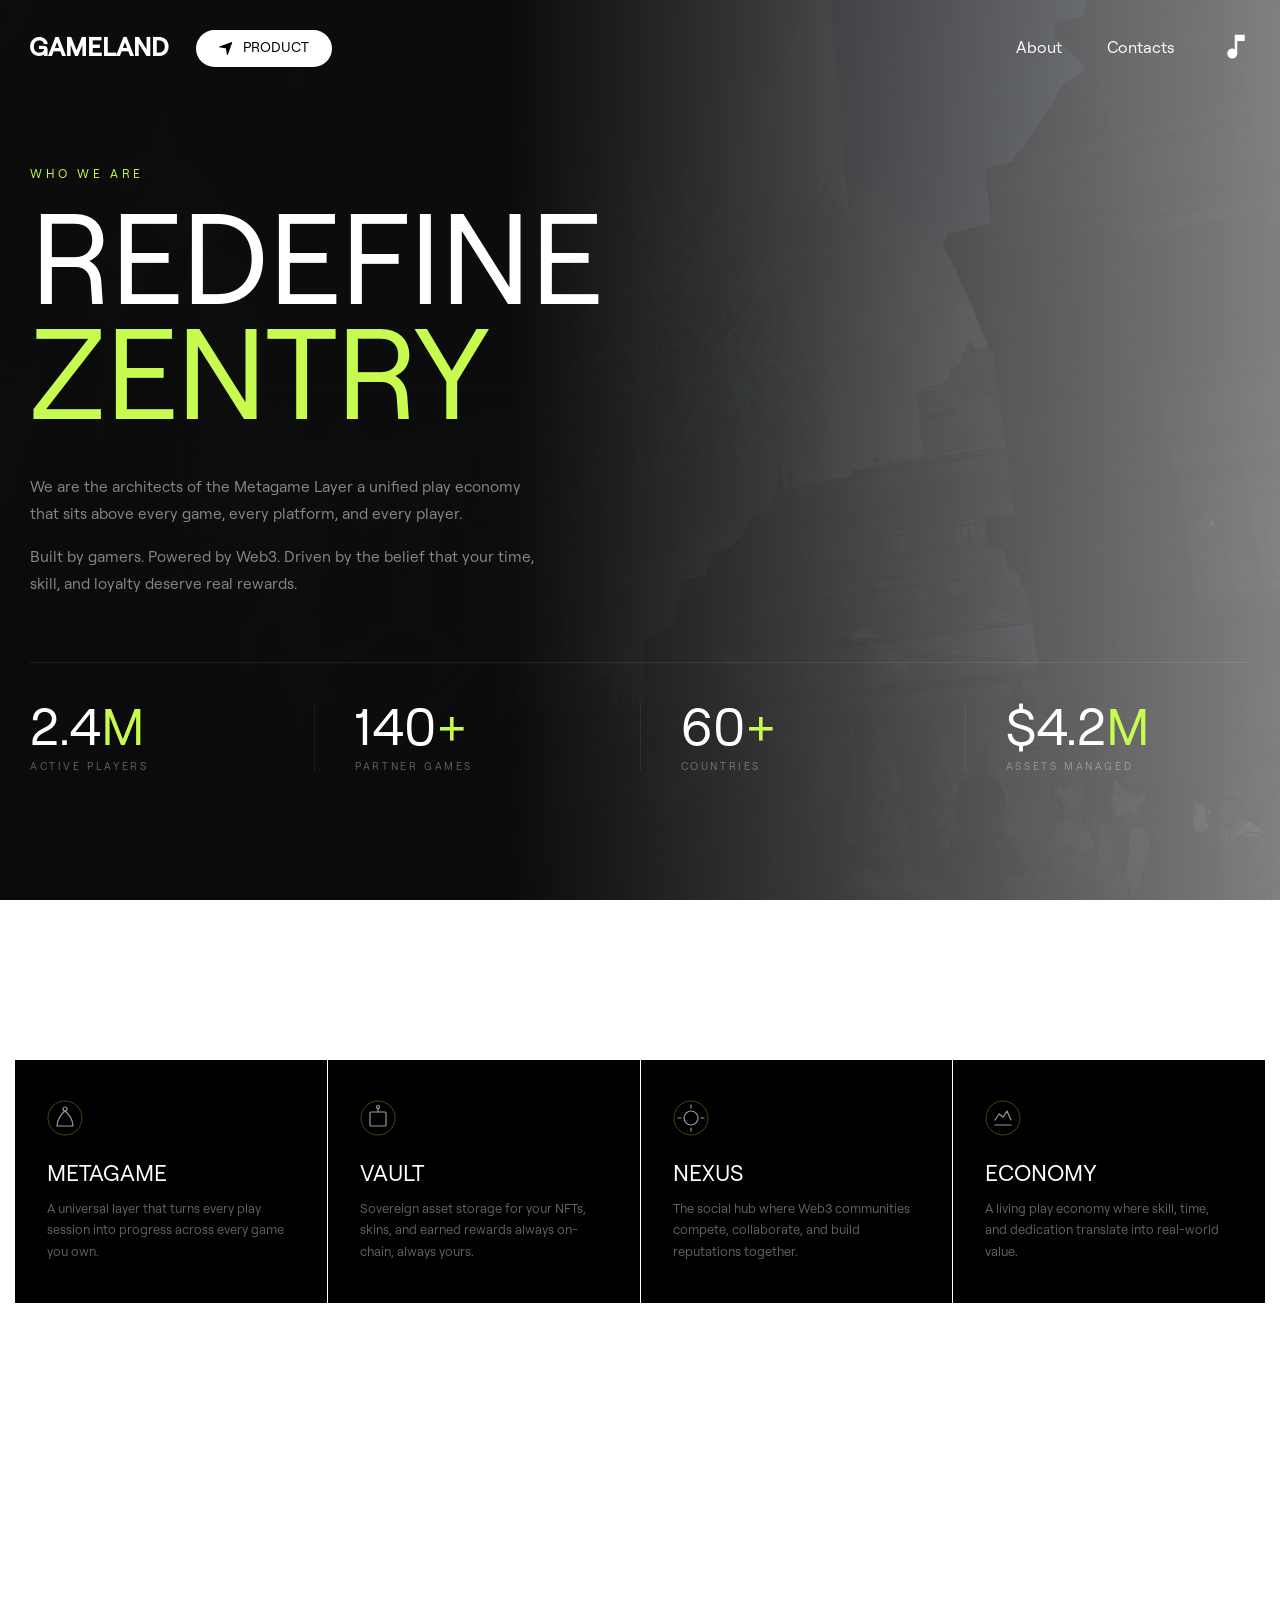
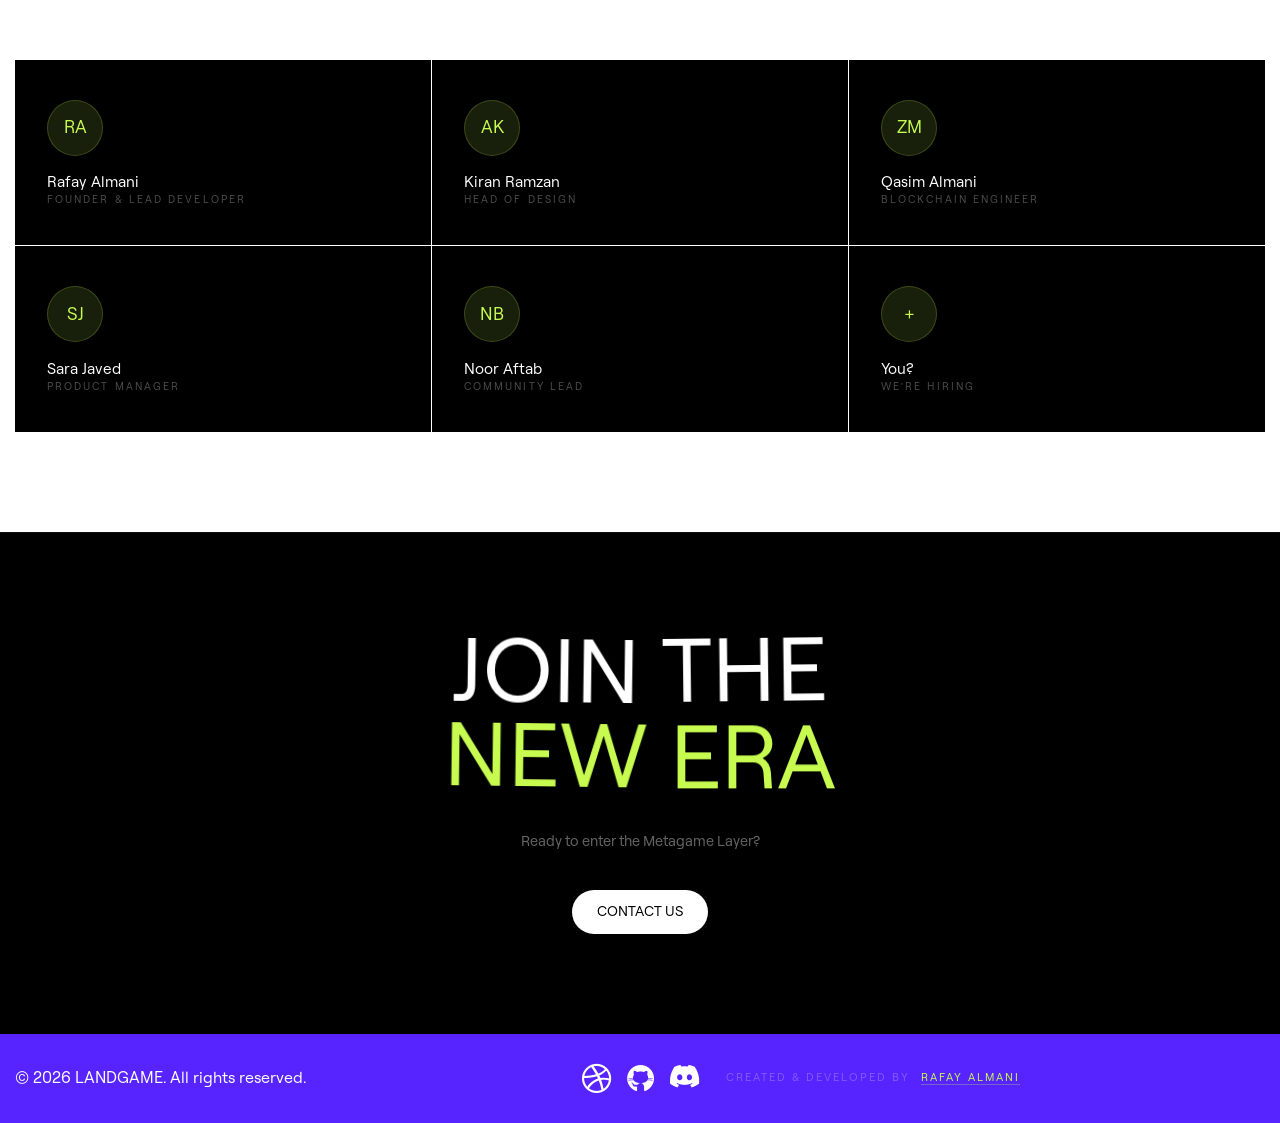
<file: about.html>
<!doctype html>
<html lang="en">

<head>
	<meta charset="UTF-8">
	<meta name="viewport" content="width=device-width, initial-scale=1.0">
	<link rel="preload" href="./assets/fonts/zentry-regular.woff2" as="font" type="font/woff2" crossorigin="anonymous">
	<link rel="preload" href="./assets/fonts/robert-regular.woff2" as="font" type="font/woff2" crossorigin="anonymous">
	<link rel="preload" href="./assets/fonts/robert-medium.woff2" as="font" type="font/woff2" crossorigin="anonymous">
	<link rel="preload" href="./assets/fonts/general.woff2" as="font" type="font/woff2" crossorigin="anonymous">
	<link rel="shortcut icon" href="./assets/img/favicon.ico">
	<title>About</title>
	<script type="module" crossorigin="" src="./js/index.min.js?v=1757083809505"></script>
	<link rel="stylesheet" crossorigin="" href="./css/index.min.css?v=1757083809505">
	<style>
		/* ── About page extra styles ── */
		.about-hero {
			min-height: 100svh;
			display: flex;
			align-items: center;
			position: relative;
			overflow: hidden;
			padding-top: 120px;
			padding-bottom: 80px;
		}
		.about-hero__bg {
			position: absolute;
			inset: 0;
			z-index: 0;
		}
		.about-hero__bg-img {
			width: 100%;
			height: 100%;
			object-fit: cover;
			object-position: center;
			opacity: 0.18;
			filter: grayscale(40%);
		}
		.about-hero__overlay {
			position: absolute;
			inset: 0;
			background: linear-gradient(
				to right,
				rgba(0,0,0,0.95) 40%,
				rgba(0,0,0,0.4) 100%
			);
		}
		.about-hero__container {
			position: relative;
			z-index: 2;
			width: 100%;
		}
		.about-hero__eyebrow {
			font-family: var(--font-general);
			font-size: 0.75rem;
			letter-spacing: 0.3em;
			text-transform: uppercase;
			color: #c7fb50;
			margin-bottom: 1.5rem;
			opacity: 0;
			transform: translateY(20px);
			transition: opacity 0.7s cubic-bezier(0.16,1,0.3,1) 0.1s,
						transform 0.7s cubic-bezier(0.16,1,0.3,1) 0.1s;
		}
		.about-hero__eyebrow.is-visible { opacity: 1; transform: translateY(0); }

		.about-hero__title {
			font-family: var(--font-zentry);
			font-size: clamp(3.5rem, 10vw, 9rem);
			line-height: 0.9;
			letter-spacing: -0.01em;
			color: #fff;
			text-transform: uppercase;
			opacity: 0;
			transform: translateY(40px);
			transition: opacity 0.9s cubic-bezier(0.16,1,0.3,1) 0.2s,
						transform 0.9s cubic-bezier(0.16,1,0.3,1) 0.2s;
		}
		.about-hero__title.is-visible { opacity: 1; transform: translateY(0); }
		.about-hero__title b { color: #c7fb50; font-weight: inherit; }

		.about-hero__body {
			margin-top: 2.5rem;
			max-width: 520px;
			opacity: 0;
			transform: translateY(20px);
			transition: opacity 0.7s cubic-bezier(0.16,1,0.3,1) 0.4s,
						transform 0.7s cubic-bezier(0.16,1,0.3,1) 0.4s;
		}
		.about-hero__body.is-visible { opacity: 1; transform: translateY(0); }
		.about-hero__body p {
			font-family: var(--font-robert-regular);
			font-size: clamp(0.875rem, 1.2vw, 1.05rem);
			line-height: 1.75;
			color: rgba(255,255,255,0.5);
			margin-bottom: 1rem;
		}
		.about-hero__body p:last-child { margin-bottom: 0; }

		/* Stats strip */
		.about-stats {
			display: flex;
			gap: 0;
			flex-wrap: wrap;
			margin-top: 4rem;
			border-top: 1px solid rgba(255,255,255,0.08);
			padding-top: 2.5rem;
			opacity: 0;
			transform: translateY(20px);
			transition: opacity 0.7s cubic-bezier(0.16,1,0.3,1) 0.55s,
						transform 0.7s cubic-bezier(0.16,1,0.3,1) 0.55s;
		}
		.about-stats.is-visible { opacity: 1; transform: translateY(0); }
		.about-stat {
			flex: 1;
			min-width: 130px;
			padding-right: 2.5rem;
			margin-right: 2.5rem;
			border-right: 1px solid rgba(255,255,255,0.07);
		}
		.about-stat:last-child { border-right: none; padding-right: 0; margin-right: 0; }
		.about-stat__num {
			font-family: var(--font-zentry);
			font-size: clamp(2rem, 4vw, 3.5rem);
			color: #fff;
			line-height: 1;
		}
		.about-stat__num span { color: #c7fb50; }
		.about-stat__label {
			font-family: var(--font-general);
			font-size: 0.65rem;
			letter-spacing: 0.25em;
			text-transform: uppercase;
			color: rgba(255,255,255,0.35);
			margin-top: 0.5rem;
		}

		/* Pillars grid */
		.about-pillars {
			padding: 100px 0;
			border-top: 1px solid rgba(255,255,255,0.06);
		}
		.about-pillars__label {
			font-family: var(--font-general);
			font-size: 0.7rem;
			letter-spacing: 0.3em;
			text-transform: uppercase;
			color: rgba(255,255,255,0.35);
			margin-bottom: 3rem;
		}
		.about-pillars__grid {
			display: grid;
			grid-template-columns: repeat(2, 1fr);
			gap: 1px;
			background: rgba(255,255,255,0.06);
		}
		@media (min-width: 768px) {
			.about-pillars__grid { grid-template-columns: repeat(4, 1fr); }
		}
		.about-pillar {
			background: #000;
			padding: 2.5rem 2rem;
			transition: background 0.3s ease;
		}
		.about-pillar:hover { background: #0d0d0d; }
		.about-pillar__icon {
			width: 36px;
			height: 36px;
			margin-bottom: 1.5rem;
			opacity: 0.6;
		}
		.about-pillar__title {
			font-family: var(--font-zentry);
			font-size: 1.4rem;
			color: #fff;
			text-transform: uppercase;
			margin-bottom: 0.75rem;
		}
		.about-pillar__text {
			font-family: var(--font-robert-regular);
			font-size: 0.8rem;
			line-height: 1.7;
			color: rgba(255,255,255,0.38);
		}

		/* Team section */
		.about-team {
			padding: 80px 0 100px;
			border-top: 1px solid rgba(255,255,255,0.06);
		}
		.about-team__header {
			display: flex;
			align-items: flex-end;
			justify-content: space-between;
			flex-wrap: wrap;
			gap: 20px;
			margin-bottom: 3rem;
		}
		.about-team__title {
			font-family: var(--font-zentry);
			font-size: clamp(2rem, 5vw, 4.5rem);
			text-transform: uppercase;
			line-height: 1;
			color: #fff;
		}
		.about-team__sub {
			font-family: var(--font-robert-regular);
			font-size: 0.8rem;
			color: rgba(255,255,255,0.35);
			max-width: 320px;
			line-height: 1.7;
		}
		.about-team__grid {
			display: grid;
			grid-template-columns: repeat(2, 1fr);
			gap: 1px;
			background: rgba(255,255,255,0.06);
		}
		@media (min-width: 768px) {
			.about-team__grid { grid-template-columns: repeat(3, 1fr); }
		}
		.about-member {
			background: #000;
			padding: 2.5rem 2rem;
			transition: background 0.3s ease;
		}
		.about-member:hover { background: #0d0d0d; }
		.about-member__avatar {
			width: 56px; height: 56px;
			border-radius: 50%;
			background: rgba(199,251,80,0.12);
			border: 1px solid rgba(199,251,80,0.2);
			display: flex; align-items: center; justify-content: center;
			font-family: var(--font-zentry);
			font-size: 1.1rem;
			color: #c7fb50;
			margin-bottom: 1.2rem;
		}
		.about-member__name {
			font-family: var(--font-robert-medium);
			font-size: 0.95rem;
			color: #fff;
			margin-bottom: 0.3rem;
		}
		.about-member__role {
			font-family: var(--font-general);
			font-size: 0.65rem;
			letter-spacing: 0.2em;
			text-transform: uppercase;
			color: rgba(255,255,255,0.3);
		}

		/* CTA banner */
		.about-cta {
			border-top: 1px solid rgba(255,255,255,0.06);
			padding: 100px 0;
			text-align: center;
			background-color: #000;
		}
		.about-cta__title {
			font-family: var(--font-zentry);
			font-size: clamp(2.5rem, 7vw, 7rem);
			text-transform: uppercase;
			line-height: 0.95;
			color: #fff;
			margin-bottom: 2rem;
		}
		.about-cta__title b { color: #c7fb50; font-weight: inherit; }
		.about-cta__sub {
			font-family: var(--font-robert-regular);
			font-size: 0.9rem;
			color: rgba(255,255,255,0.4);
			margin-bottom: 2.5rem;
		}

		.footer__credit {
  font-size: 11px;
  letter-spacing: 2px;
  text-transform: uppercase;
  color: rgba(255, 255, 255, 0.25);
}

.footer__credit-name {
  color: #c7fb50;
  text-decoration: none;
  border-bottom: 1px solid rgba(199, 251, 80, 0.3);
  padding-bottom: 1px;
  margin-left: 6px;
  transition: border-color 0.2s ease, color 0.2s ease;
}

.footer__credit-name:hover {
  color: #fff;
  border-color: rgba(255, 255, 255, 0.4);
}
	</style>
</head>

<body>
<div class="wrapper">

	<header data-fls-header="" class="header" data-fls-header-scroll="" data-fls-header-scroll-show="">
		<div class="header__wrapper">
			<div class="header__container">
				<div class="header__menu menu">
					<div class="menu__left-side">
						<a href="index.html">
								<div class="menu__logo">GAMELAND</div>
							</a>
						<a class="menu__btn btn --icon-cursor-r" href="product.html">
							<span class="btn__label">
								<span class="btn__main">PRODUCT</span>
								<span class="btn__alt">SEE now!</span>
							</span>
						</a>
					</div>
					<div class="menu__body-wrapper">
						<nav class="menu__body">
							<ul class="menu__list">
								
								<li class="menu__item"><a href="about.html" class="menu__link --active">About</a></li>
								<li class="menu__item"><a href="contacts.html" class="menu__link">Contacts</a></li>
							</ul>
						</nav>
						<div class="menu__action">
							<button type="button" class="menu__audio-toggle --icon-music" aria-label="Toggle audio"
								aria-pressed="false" data-fls-dynamic=".menu__body, 385, 1">
								<div class="menu__audio-icon">
									<span></span><span></span><span></span><span></span>
								</div>
							</button>
							<button type="button" data-fls-menu="" class="menu__icon icon-menu" aria-label="Toggle menu">
								<span></span>
							</button>
						</div>
					</div>
				</div>
			</div>
		</div>
	</header>

	<main class="page">

		<!-- ── HERO ────────────────────────────────── -->
		<section class="about-hero wrapper__container" aria-label="About hero">
			<div class="about-hero__bg">
				<img class="about-hero__bg-img"
					src="./assets/img/about.webp"
					alt="" aria-hidden="true" loading="eager">
				<div class="about-hero__overlay"></div>
			</div>

			<div class="about-hero__container wrapper__container">
				<p class="about-hero__eyebrow" id="ab-eyebrow">Who We Are</p>
				<h1 class="about-hero__title" id="ab-title">
					Redefine<br><b>Zentry</b>
				</h1>
				<div class="about-hero__body" id="ab-body">
					<p>We are the architects of the Metagame Layer a unified play economy that sits above every game, every platform, and every player.</p>
					<p>Built by gamers. Powered by Web3. Driven by the belief that your time, skill, and loyalty deserve real rewards.</p>
				</div>

				<div class="about-stats" id="ab-stats">
					<div class="about-stat">
						<div class="about-stat__num">2.4<span>M</span></div>
						<div class="about-stat__label">Active Players</div>
					</div>
					<div class="about-stat">
						<div class="about-stat__num">140<span>+</span></div>
						<div class="about-stat__label">Partner Games</div>
					</div>
					<div class="about-stat">
						<div class="about-stat__num">60<span>+</span></div>
						<div class="about-stat__label">Countries</div>
					</div>
					<div class="about-stat">
						<div class="about-stat__num">$4.2<span>M</span></div>
						<div class="about-stat__label">Assets Managed</div>
					</div>
				</div>
			</div>
		</section>

		<!-- ── PILLARS ─────────────────────────────── -->
		<section class="about-pillars">
			<div class="wrapper__container">
				<p class="about-pillars__label">What We Build</p>
				<div class="about-pillars__grid">

					<div class="about-pillar">
						<svg class="about-pillar__icon" viewBox="0 0 36 36" fill="none" xmlns="http://www.w3.org/2000/svg">
							<circle cx="18" cy="18" r="17" stroke="rgba(199,251,80,0.5)" stroke-width="1"/>
							<path d="M10 26C10 20 14 14 18 11C22 14 26 20 26 26H10Z" stroke="white" stroke-width="1.2" fill="none"/>
							<circle cx="18" cy="9" r="2" stroke="white" stroke-width="1.2" fill="none"/>
						</svg>
						<h3 class="about-pillar__title">Metagame</h3>
						<p class="about-pillar__text">A universal layer that turns every play session into progress across every game you own.</p>
					</div>

					<div class="about-pillar">
						<svg class="about-pillar__icon" viewBox="0 0 36 36" fill="none" xmlns="http://www.w3.org/2000/svg">
							<circle cx="18" cy="18" r="17" stroke="rgba(199,251,80,0.5)" stroke-width="1"/>
							<rect x="10" y="12" width="16" height="14" rx="1" stroke="white" stroke-width="1.2" fill="none"/>
							<line x1="18" y1="12" x2="18" y2="8" stroke="white" stroke-width="1.2" stroke-linecap="round"/>
							<circle cx="18" cy="7" r="1.5" stroke="white" stroke-width="1.2" fill="none"/>
						</svg>
						<h3 class="about-pillar__title">Vault</h3>
						<p class="about-pillar__text">Sovereign asset storage for your NFTs, skins, and earned rewards  always on-chain, always yours.</p>
					</div>

					<div class="about-pillar">
						<svg class="about-pillar__icon" viewBox="0 0 36 36" fill="none" xmlns="http://www.w3.org/2000/svg">
							<circle cx="18" cy="18" r="17" stroke="rgba(199,251,80,0.5)" stroke-width="1"/>
							<circle cx="18" cy="18" r="7" stroke="white" stroke-width="1.2" fill="none"/>
							<line x1="18" y1="8"  x2="18" y2="5"  stroke="white" stroke-width="1.2" stroke-linecap="round"/>
							<line x1="18" y1="28" x2="18" y2="31" stroke="white" stroke-width="1.2" stroke-linecap="round"/>
							<line x1="8"  y1="18" x2="5"  y2="18" stroke="white" stroke-width="1.2" stroke-linecap="round"/>
							<line x1="28" y1="18" x2="31" y2="18" stroke="white" stroke-width="1.2" stroke-linecap="round"/>
						</svg>
						<h3 class="about-pillar__title">Nexus</h3>
						<p class="about-pillar__text">The social hub where Web3 communities compete, collaborate, and build reputations together.</p>
					</div>

					<div class="about-pillar">
						<svg class="about-pillar__icon" viewBox="0 0 36 36" fill="none" xmlns="http://www.w3.org/2000/svg">
							<circle cx="18" cy="18" r="17" stroke="rgba(199,251,80,0.5)" stroke-width="1"/>
							<path d="M10 20 L14 14 L18 17 L22 11 L26 20" stroke="white" stroke-width="1.2" fill="none" stroke-linecap="round" stroke-linejoin="round"/>
							<line x1="10" y1="25" x2="26" y2="25" stroke="white" stroke-width="1.2" stroke-linecap="round"/>
						</svg>
						<h3 class="about-pillar__title">Economy</h3>
						<p class="about-pillar__text">A living play economy where skill, time, and dedication translate into real-world value.</p>
					</div>

				</div>
			</div>
		</section>

		<!-- ── TEAM ────────────────────────────────── -->
		<section class="about-team">
			<div class="wrapper__container">
				<div class="about-team__header">
					<h2 class="about-team__title">The<br>Builders</h2>
					<p class="about-team__sub">A crew of developers, designers, and dreamers who believe the metagame is the next frontier.</p>
				</div>
				<div class="about-team__grid">
					<div class="about-member">
						<div class="about-member__avatar">RA</div>
						<div class="about-member__name">Rafay Almani</div>
						<div class="about-member__role">Founder &amp; Lead Developer</div>
					</div>
					<div class="about-member">
						<div class="about-member__avatar">AK</div>
						<div class="about-member__name">Kiran Ramzan</div>
						<div class="about-member__role">Head of Design</div>
					</div>
					<div class="about-member">
						<div class="about-member__avatar">ZM</div>
						<div class="about-member__name">Qasim Almani</div>
						<div class="about-member__role">Blockchain Engineer</div>
					</div>
					<div class="about-member">
						<div class="about-member__avatar">SJ</div>
						<div class="about-member__name">Sara Javed</div>
						<div class="about-member__role">Product Manager</div>
					</div>
					<div class="about-member">
						<div class="about-member__avatar">NB</div>
						<div class="about-member__name">Noor Aftab</div>
						<div class="about-member__role">Community Lead</div>
					</div>
					<div class="about-member">
						<div class="about-member__avatar">+</div>
						<div class="about-member__name">You?</div>
						<div class="about-member__role">We're Hiring</div>
					</div>
				</div>
			</div>
		</section>

		<!-- ── CTA ─────────────────────────────────── -->
		<section class="about-cta" id="contact" aria-labelledby="ab-cta-title">
			<div class="wrapper__container">
				<h2 class="about-cta__title anim-title" id="ab-cta-title">
					JOIN THE<br><b>NEW ERA</b>
				</h2>
				<p class="about-cta__sub">Ready to enter the Metagame Layer?</p>
				<a class="cta__button btn" href="contacts.html">
					<span class="btn__label">
						<span class="btn__main">contact us</span>
						<span class="btn__alt">let's go!</span>
					</span>
				</a>
			</div>
		</section>

	</main>

	<audio id="bg-audio" src="./files/music.mp3" preload="auto" loop></audio>

	<footer data-fls-footer="" class="footer">
  <div class="footer__container">

    <div class="footer__copy">© 2026 LANDGAME. All rights reserved.</div>

    <ul class="footer__sociall">
      <li class="footer__social-item">
        <a href="https://dribbble.com/rafayalmani" class="footer__social-link --icon-dribbble">
          <span class="visually-hidden">Dribbble</span>
        </a>
      </li>
      <li class="footer__social-item">
        <a href="https://github.com/Rafayalmani" class="footer__social-link --icon-github">
          <span class="visually-hidden">GitHub</span>
        </a>
      </li>
      <li class="footer__social-item">
        <a href="https://discord.gg/Rafayalmani" class="footer__social-link --icon-discord">
          <span class="visually-hidden">Discord</span>
        </a>
      </li>
    </ul>

    <div class="footer__credit">
      Created &amp; Developed by
      <a href="https://github.com/Rafayalmani" class="footer__credit-name">Rafay Almani</a>
    </div>

    
  </div>
</footer>

</div>

<script>
	// Reveal hero elements after page load
	window.addEventListener('load', function () {
		setTimeout(function () {
			['ab-eyebrow', 'ab-title', 'ab-body', 'ab-stats'].forEach(function (id) {
				var el = document.getElementById(id);
				if (el) el.classList.add('is-visible');
			});
		}, 200);
	});
</script>
</body>
</html>
</file>
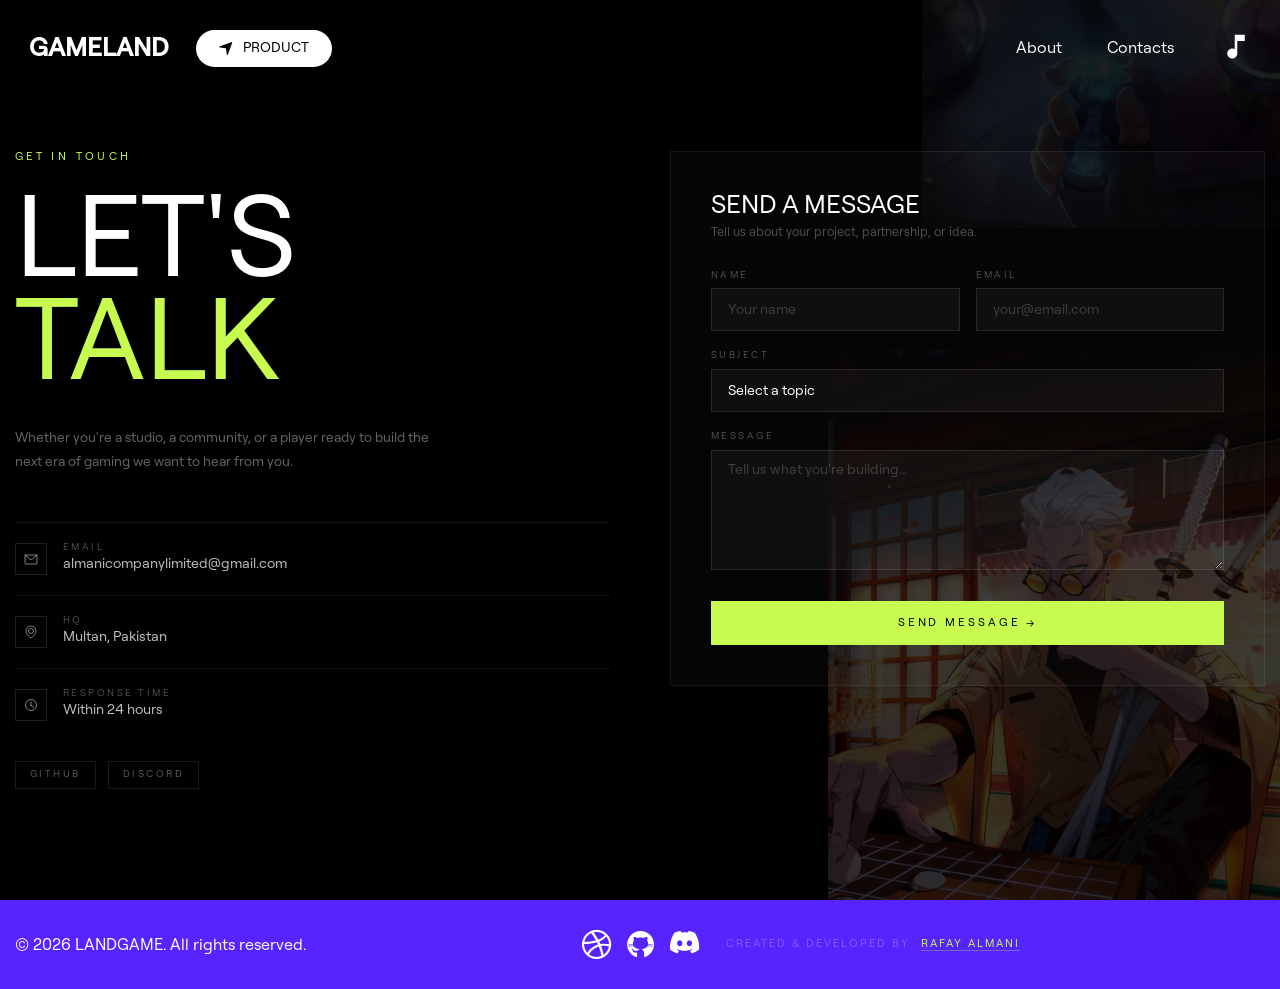
<file: contacts.html>
<!doctype html>
<html lang="en">

<head>
	<meta charset="UTF-8">
	<meta name="viewport" content="width=device-width, initial-scale=1.0">
	<link rel="preload" href="./assets/fonts/zentry-regular.woff2" as="font" type="font/woff2" crossorigin="anonymous">
	<link rel="preload" href="./assets/fonts/robert-regular.woff2" as="font" type="font/woff2" crossorigin="anonymous">
	<link rel="preload" href="./assets/fonts/robert-medium.woff2" as="font" type="font/woff2" crossorigin="anonymous">
	<link rel="preload" href="./assets/fonts/general.woff2" as="font" type="font/woff2" crossorigin="anonymous">
	<link rel="shortcut icon" href="./assets/img/favicon.ico">
	<title>Contacts</title>
	<script type="module" crossorigin="" src="./js/index.min.js"></script>
	<link rel="stylesheet" crossorigin="" href="./css/index.min.css">
	<style>
		/* ── Contacts page extra styles ── */
		.contacts-hero {
			min-height: 100svh;
			display: flex;
			align-items: center;
			position: relative;
			overflow: hidden;
			padding-top: 120px;
			padding-bottom: 80px;
			background-color: #000;
		}

		/* Same decorative bg approach as the CTA section on index */
		.contacts-hero__bg {
			position: absolute;
			inset: 0;
			z-index: 0;
			pointer-events: none;
		}
		.contacts-hero__bg-img-1,
		.contacts-hero__bg-img-2,
		.contacts-hero__bg-img-3 {
			position: absolute;
			pointer-events: none;
			user-select: none;
		}
		.contacts-hero__bg-img-1 {
			left: -80px;
			bottom: -40px;
			width: clamp(240px, 35vw, 480px);
			opacity: 0.18;
		}
		.contacts-hero__bg-img-2 {
			right: 0;
			top: 0;
			width: clamp(200px, 28vw, 380px);
			opacity: 0.12;
		}
		.contacts-hero__bg-img-3 {
			right: -60px;
			bottom: -80px;
			width: clamp(280px, 40vw, 560px);
			opacity: 0.22;
		}

		.contacts-hero__container {
			position: relative;
			z-index: 2;
			width: 100%;
			display: grid;
			grid-template-columns: 1fr;
			gap: 60px;
		}
		@media (min-width: 900px) {
			.contacts-hero__container { grid-template-columns: 1fr 1fr; align-items: start; }
		}

		/* Left: heading + info */
		.contacts-left__label {
			font-family: var(--font-general);
			font-size: 0.7rem;
			letter-spacing: 0.3em;
			text-transform: uppercase;
			color: #c7fb50;
			margin-bottom: 1.5rem;
			opacity: 0;
			transform: translateY(20px);
			transition: opacity 0.7s cubic-bezier(0.16,1,0.3,1) 0.1s,
						transform 0.7s cubic-bezier(0.16,1,0.3,1) 0.1s;
		}
		.contacts-left__label.is-visible { opacity: 1; transform: translateY(0); }

		.contacts-left__title {
			font-family: var(--font-zentry);
			font-size: clamp(3rem, 9vw, 8rem);
			line-height: 0.9;
			text-transform: uppercase;
			color: #fff;
			margin-bottom: 2rem;
			opacity: 0;
			transform: translateY(40px);
			transition: opacity 0.9s cubic-bezier(0.16,1,0.3,1) 0.2s,
						transform 0.9s cubic-bezier(0.16,1,0.3,1) 0.2s;
		}
		.contacts-left__title.is-visible { opacity: 1; transform: translateY(0); }
		.contacts-left__title b { color: #c7fb50; font-weight: inherit; }

		.contacts-left__sub {
			font-family: var(--font-robert-regular);
			font-size: 0.85rem;
			line-height: 1.75;
			color: rgba(255,255,255,0.4);
			max-width: 420px;
			margin-bottom: 3rem;
			opacity: 0;
			transform: translateY(20px);
			transition: opacity 0.7s cubic-bezier(0.16,1,0.3,1) 0.35s,
						transform 0.7s cubic-bezier(0.16,1,0.3,1) 0.35s;
		}
		.contacts-left__sub.is-visible { opacity: 1; transform: translateY(0); }

		/* Info items */
		.contacts-info {
			display: flex;
			flex-direction: column;
			gap: 20px;
			opacity: 0;
			transform: translateY(20px);
			transition: opacity 0.7s cubic-bezier(0.16,1,0.3,1) 0.45s,
						transform 0.7s cubic-bezier(0.16,1,0.3,1) 0.45s;
		}
		.contacts-info.is-visible { opacity: 1; transform: translateY(0); }
		.contacts-info__item {
			display: flex;
			align-items: flex-start;
			gap: 16px;
			border-top: 1px solid rgba(255,255,255,0.07);
			padding-top: 20px;
		}
		.contacts-info__icon {
			width: 32px; height: 32px;
			border: 1px solid rgba(255,255,255,0.12);
			display: flex; align-items: center; justify-content: center;
			flex-shrink: 0;
		}
		.contacts-info__icon svg { width: 14px; height: 14px; }
		.contacts-info__meta {
			font-family: var(--font-general);
			font-size: 0.62rem;
			letter-spacing: 0.25em;
			text-transform: uppercase;
			color: rgba(255,255,255,0.3);
			margin-bottom: 4px;
		}
		.contacts-info__value {
			font-family: var(--font-robert-regular);
			font-size: 0.88rem;
			color: rgba(255,255,255,0.75);
		}
		.contacts-info__value a {
			color: inherit;
			text-decoration: none;
			transition: color 0.2s ease;
		}
		.contacts-info__value a:hover { color: #c7fb50; }

		/* Social links */
		.contacts-socials {
			display: flex;
			gap: 12px;
			margin-top: 2.5rem;
			opacity: 0;
			transform: translateY(20px);
			transition: opacity 0.7s cubic-bezier(0.16,1,0.3,1) 0.55s,
						transform 0.7s cubic-bezier(0.16,1,0.3,1) 0.55s;
		}
		.contacts-socials.is-visible { opacity: 1; transform: translateY(0); }
		.contacts-social {
			font-family: var(--font-general);
			font-size: 0.62rem;
			letter-spacing: 0.25em;
			text-transform: uppercase;
			color: rgba(255,255,255,0.35);
			border: 1px solid rgba(255,255,255,0.1);
			padding: 8px 14px;
			text-decoration: none;
			transition: color 0.2s ease, border-color 0.2s ease;
		}
		.contacts-social:hover { color: #c7fb50; border-color: rgba(199,251,80,0.3); }

		/* Right: form */
		.contacts-form-wrap {
			opacity: 0;
			transform: translateY(30px);
			transition: opacity 0.9s cubic-bezier(0.16,1,0.3,1) 0.3s,
						transform 0.9s cubic-bezier(0.16,1,0.3,1) 0.3s;
		}
		.contacts-form-wrap.is-visible { opacity: 1; transform: translateY(0); }

		.contacts-form {
			border: 1px solid rgba(255,255,255,0.07);
			padding: 2.5rem;
			background: rgba(255,255,255,0.02);
		}
		.contacts-form__title {
			font-family: var(--font-zentry);
			font-size: 1.6rem;
			text-transform: uppercase;
			color: #fff;
			margin-bottom: 0.5rem;
		}
		.contacts-form__sub {
			font-family: var(--font-robert-regular);
			font-size: 0.78rem;
			color: rgba(255,255,255,0.3);
			margin-bottom: 2rem;
		}

		.form-group {
			margin-bottom: 1.25rem;
		}
		.form-label {
			display: block;
			font-family: var(--font-general);
			font-size: 0.62rem;
			letter-spacing: 0.25em;
			text-transform: uppercase;
			color: rgba(255,255,255,0.3);
			margin-bottom: 8px;
		}
		.form-input,
		.form-textarea,
		.form-select {
			width: 100%;
			background: rgba(255,255,255,0.04);
			border: 1px solid rgba(255,255,255,0.1);
			color: #fff;
			font-family: var(--font-robert-regular);
			font-size: 0.875rem;
			padding: 12px 16px;
			outline: none;
			transition: border-color 0.2s ease, background 0.2s ease;
			appearance: none;
			-webkit-appearance: none;
		}
		.form-input:focus,
		.form-textarea:focus,
		.form-select:focus {
			border-color: rgba(199,251,80,0.4);
			background: rgba(255,255,255,0.06);
		}
		.form-input::placeholder,
		.form-textarea::placeholder { color: rgba(255,255,255,0.2); }
		.form-textarea { resize: vertical; min-height: 120px; }
		.form-select { cursor: pointer; }
		.form-select option { background: #0a0a0a; }

		.form-row {
			display: grid;
			grid-template-columns: 1fr 1fr;
			gap: 1rem;
		}

		.form-submit {
			width: 100%;
			margin-top: 0.5rem;
			font-family: var(--font-general);
			font-size: 0.72rem;
			letter-spacing: 0.25em;
			text-transform: uppercase;
			background: #c7fb50;
			color: #000;
			border: none;
			padding: 16px;
			cursor: pointer;
			transition: opacity 0.2s ease, transform 0.2s ease;
		}
		.form-submit:hover { opacity: 0.85; transform: translateY(-1px); }
		.form-submit:disabled { opacity: 0.6; cursor: default; transform: none; }
		.form-submit--sent {
			background: #00ffe0 !important;
		}

		.footer__credit {
  font-size: 11px;
  letter-spacing: 2px;
  text-transform: uppercase;
  color: rgba(255, 255, 255, 0.25);
}

.footer__credit-name {
  color: #c7fb50;
  text-decoration: none;
  border-bottom: 1px solid rgba(199, 251, 80, 0.3);
  padding-bottom: 1px;
  margin-left: 6px;
  transition: border-color 0.2s ease, color 0.2s ease;
}

.footer__credit-name:hover {
  color: #fff;
  border-color: rgba(255, 255, 255, 0.4);
}
	</style>
</head>

<body>
<div class="wrapper">

	<header data-fls-header="" class="header" data-fls-header-scroll="" data-fls-header-scroll-show="">
		<div class="header__wrapper">
			<div class="header__container">
				<div class="header__menu menu">
					<div class="menu__left-side">
						<a href="index.html">
								<div class="menu__logo">GAMELAND</div>
							</a>
						<a class="menu__btn btn --icon-cursor-r" href="#">
							<span class="btn__label">
								<span class="btn__main">PRODUCT</span>
								<span class="btn__alt">SEE now!</span>
							</span>
						</a>
					</div>
					<div class="menu__body-wrapper">
						<nav class="menu__body">
							<ul class="menu__list">
								
							
								<li class="menu__item"><a href="about.html" class="menu__link">About</a></li>
								<li class="menu__item"><a href="contacts.html" class="menu__link --active">Contacts</a></li>
							</ul>
						</nav>
						<div class="menu__action">
							<button type="button" class="menu__audio-toggle --icon-music" aria-label="Toggle audio"
								aria-pressed="false" data-fls-dynamic=".menu__body, 385, 1">
								<div class="menu__audio-icon">
									<span></span><span></span><span></span><span></span>
								</div>
							</button>
							<button type="button" data-fls-menu="" class="menu__icon icon-menu" aria-label="Toggle menu">
								<span></span>
							</button>
						</div>
					</div>
				</div>
			</div>
		</div>
	</header>

	<main class="page">

		<!-- ── CONTACTS HERO ───────────────────────── -->
		<section class="contacts-hero" aria-label="Contact us">

			<!-- Decorative bg images same as index CTA section -->
			<div class="contacts-hero__bg" aria-hidden="true">
				<picture class="contacts-hero__bg-img-1">
					<source media="(max-width: 600px)"  srcset="./assets/img/contact-1-600.webp" type="image/webp">
					<source media="(max-width: 1200px)" srcset="./assets/img/contact-1-1200.webp" type="image/webp">
					<img src="./assets/img/contact-1.webp" alt="" loading="lazy">
				</picture>
				<picture class="contacts-hero__bg-img-2">
					<source media="(max-width: 600px)"  srcset="./assets/img/contact-2-600.webp" type="image/webp">
					<source media="(max-width: 1200px)" srcset="./assets/img/contact-2-1200.webp" type="image/webp">
					<img src="./assets/img/contact-2.webp" alt="" loading="lazy">
				</picture>
				<picture class="contacts-hero__bg-img-3">
					<source media="(max-width: 600px)"  srcset="./assets/img/swordman-600.webp" type="image/webp">
					<source media="(max-width: 1200px)" srcset="./assets/img/swordman-1200.webp" type="image/webp">
					<img src="./assets/img/swordman.webp" alt="" loading="lazy">
				</picture>
			</div>

			<div class="contacts-hero__container wrapper__container">

				<!-- LEFT -->
				<div class="contacts-left">
					<p class="contacts-left__label" id="ct-label">Get In Touch</p>
					<h1 class="contacts-left__title" id="ct-title">
						LET'S<br><b>TALK</b>
					</h1>
					<p class="contacts-left__sub" id="ct-sub">
						Whether you're a studio, a community, or a player ready to build the next era of gaming  we want to hear from you.
					</p>

					<div class="contacts-info" id="ct-info">
						<div class="contacts-info__item">
							<div class="contacts-info__icon">
								<svg viewBox="0 0 14 14" fill="none" xmlns="http://www.w3.org/2000/svg">
									<path d="M1 3L7 8L13 3" stroke="rgba(255,255,255,0.5)" stroke-width="1" stroke-linecap="round"/>
									<rect x="1" y="3" width="12" height="9" rx="1" stroke="rgba(255,255,255,0.5)" stroke-width="1" fill="none"/>
								</svg>
							</div>
							<div>
								<div class="contacts-info__meta">Email</div>
								<div class="contacts-info__value">
									<a href="mailto:almanicompanylimited@gmail.com">almanicompanylimited@gmail.com</a>
								</div>
							</div>
						</div>
						<div class="contacts-info__item">
							<div class="contacts-info__icon">
								<svg viewBox="0 0 14 14" fill="none" xmlns="http://www.w3.org/2000/svg">
									<circle cx="7" cy="6" r="2.5" stroke="rgba(255,255,255,0.5)" stroke-width="1" fill="none"/>
									<path d="M7 1C4.24 1 2 3.24 2 6C2 9.5 7 13 7 13C7 13 12 9.5 12 6C12 3.24 9.76 1 7 1Z" stroke="rgba(255,255,255,0.5)" stroke-width="1" fill="none"/>
								</svg>
							</div>
							<div>
								<div class="contacts-info__meta">HQ</div>
								<div class="contacts-info__value">Multan, Pakistan</div>
							</div>
						</div>
						<div class="contacts-info__item">
							<div class="contacts-info__icon">
								<svg viewBox="0 0 14 14" fill="none" xmlns="http://www.w3.org/2000/svg">
									<circle cx="7" cy="7" r="5.5" stroke="rgba(255,255,255,0.5)" stroke-width="1" fill="none"/>
									<line x1="7" y1="4" x2="7" y2="7.5" stroke="rgba(255,255,255,0.5)" stroke-width="1" stroke-linecap="round"/>
									<line x1="7" y1="7.5" x2="9.5" y2="9" stroke="rgba(255,255,255,0.5)" stroke-width="1" stroke-linecap="round"/>
								</svg>
							</div>
							<div>
								<div class="contacts-info__meta">Response Time</div>
								<div class="contacts-info__value">Within 24 hours</div>
							</div>
						</div>
					</div>

					<div class="contacts-socials" id="ct-socials">
						
						<a href="https://github.com/Rafayalmani"   class="contacts-social">GitHub</a>
						<a href="https://discord.gg/Rafayalmani"   class="contacts-social">Discord</a>
					</div>
				</div>

				<!-- RIGHT: form -->
				<div class="contacts-form-wrap" id="ct-form-wrap">
					<div class="contacts-form">
						<h2 class="contacts-form__title">Send a Message</h2>
						<p class="contacts-form__sub">Tell us about your project, partnership, or idea.</p>

						<form id="contact-form" novalidate>
							<div class="form-row">
								<div class="form-group">
									<label class="form-label" for="cf-name">Name</label>
									<input class="form-input" id="cf-name" type="text" placeholder="Your name" required>
								</div>
								<div class="form-group">
									<label class="form-label" for="cf-email">Email</label>
									<input class="form-input" id="cf-email" type="email" placeholder="your@email.com" required>
								</div>
							</div>
							<div class="form-group">
								<label class="form-label" for="cf-subject">Subject</label>
								<select class="form-select" id="cf-subject">
									<option value="" disabled selected>Select a topic</option>
									<option value="partnership">Partnership / Studio</option>
									<option value="community">Community / Players</option>
									<option value="press">Press / Media</option>
									<option value="careers">Careers</option>
									<option value="other">Other</option>
								</select>
							</div>
							<div class="form-group">
								<label class="form-label" for="cf-message">Message</label>
								<textarea class="form-textarea" id="cf-message" placeholder="Tell us what you're building…" required></textarea>
							</div>
							<button type="submit" class="form-submit" id="form-submit">
								Send Message →
							</button>
						</form>
					</div>
				</div>

			</div>
		</section>

	</main>

	<audio id="bg-audio" src="./files/music.mp3" preload="auto" loop></audio>

	<footer data-fls-footer="" class="footer">
  <div class="footer__container">

    <div class="footer__copy">© 2026 LANDGAME. All rights reserved.</div>

    <ul class="footer__sociall">
      <li class="footer__social-item">
        <a href="https://dribbble.com/rafayalmani" class="footer__social-link --icon-dribbble">
          <span class="visually-hidden">Dribbble</span>
        </a>
      </li>
      <li class="footer__social-item">
        <a href="https://github.com/Rafayalmani" class="footer__social-link --icon-github">
          <span class="visually-hidden">GitHub</span>
        </a>
      </li>
      <li class="footer__social-item">
        <a href="https://discord.gg/Rafayalmani" class="footer__social-link --icon-discord">
          <span class="visually-hidden">Discord</span>
        </a>
      </li>
    </ul>

    <div class="footer__credit">
      Created &amp; Developed by
      <a href="https://github.com/Rafayalmani" class="footer__credit-name">Rafay Almani</a>
    </div>

    

  </div>
</footer>

</div>

<script>
	// Reveal hero elements
	window.addEventListener('load', function () {
		setTimeout(function () {
			['ct-label','ct-title','ct-sub','ct-info','ct-socials','ct-form-wrap'].forEach(function (id) {
				var el = document.getElementById(id);
				if (el) el.classList.add('is-visible');
			});
		}, 200);
	});

	// Form submit
	var form = document.getElementById('contact-form');
	var btn  = document.getElementById('form-submit');
	if (form && btn) {
		form.addEventListener('submit', function (e) {
			e.preventDefault();
			btn.textContent = 'MESSAGE SENT ✓';
			btn.classList.add('form-submit--sent');
			btn.disabled = true;
		});
	}
</script>
</body>
</html>
</file>
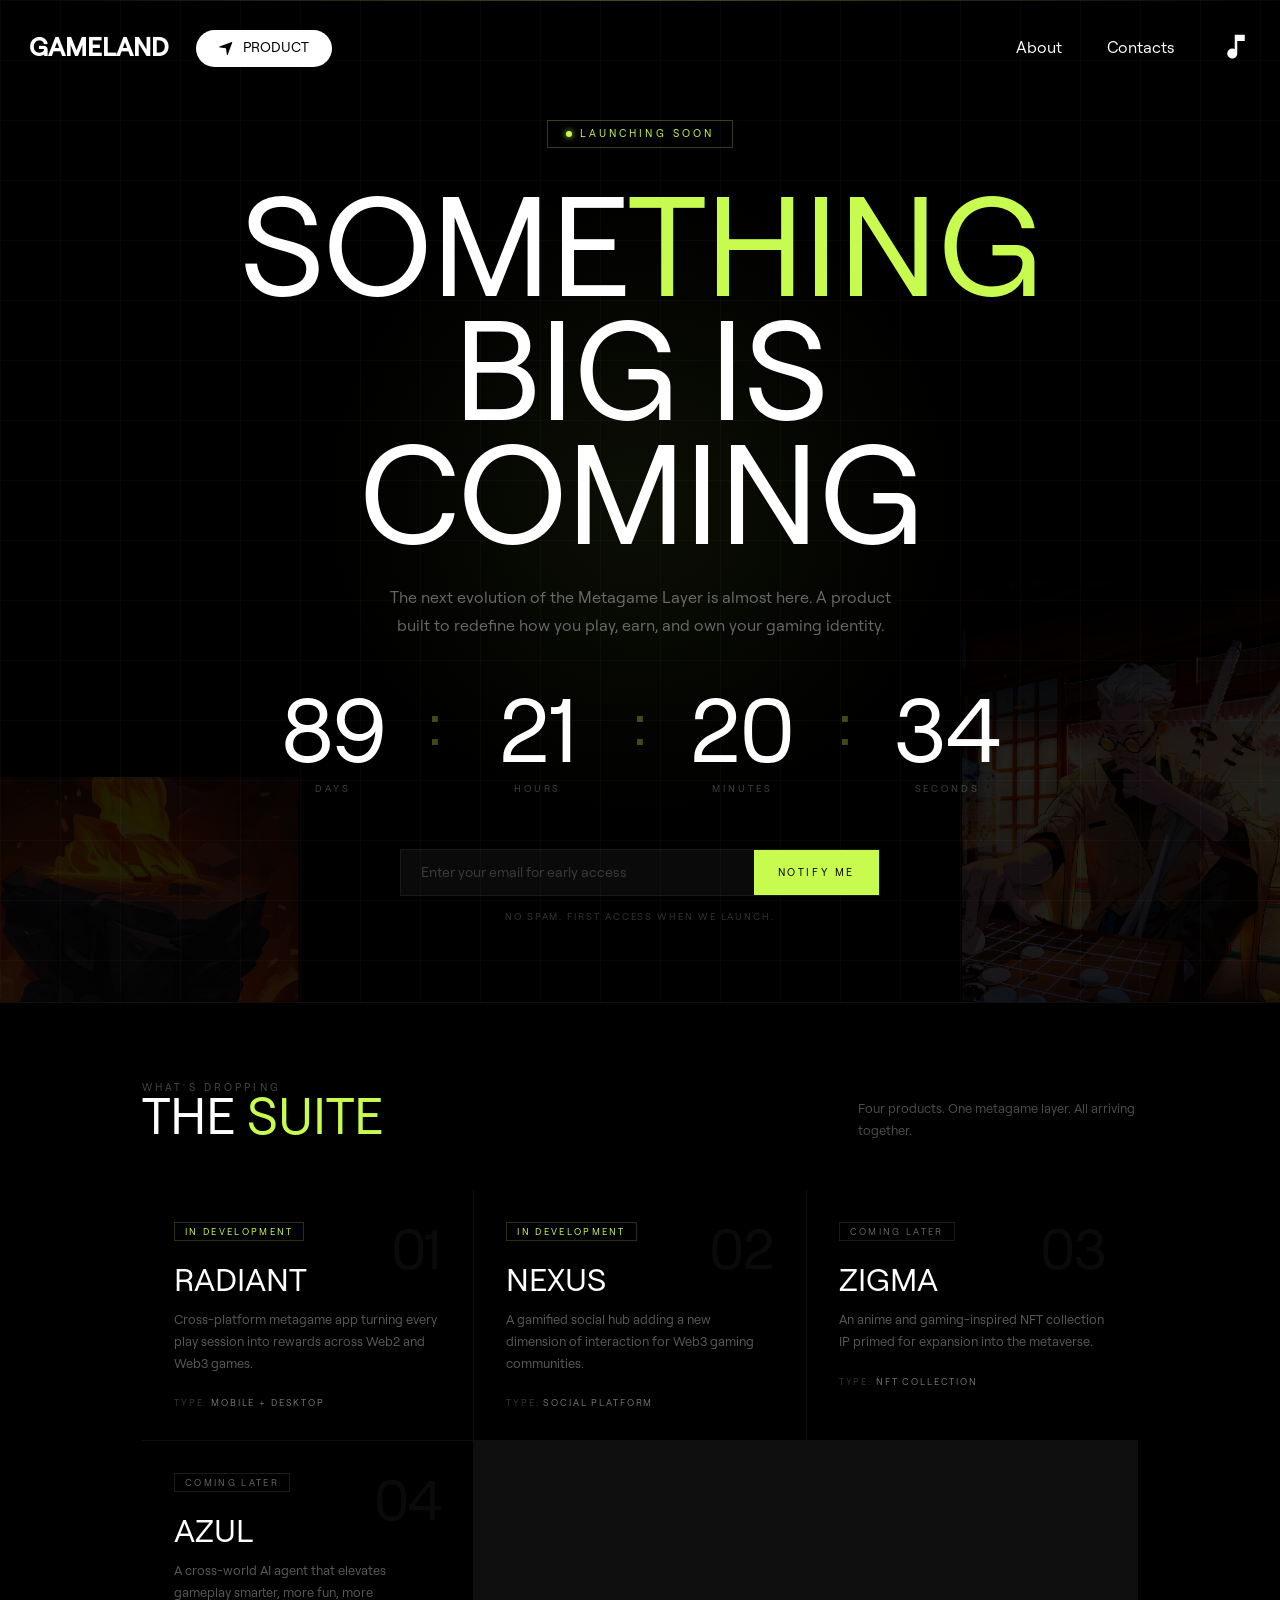
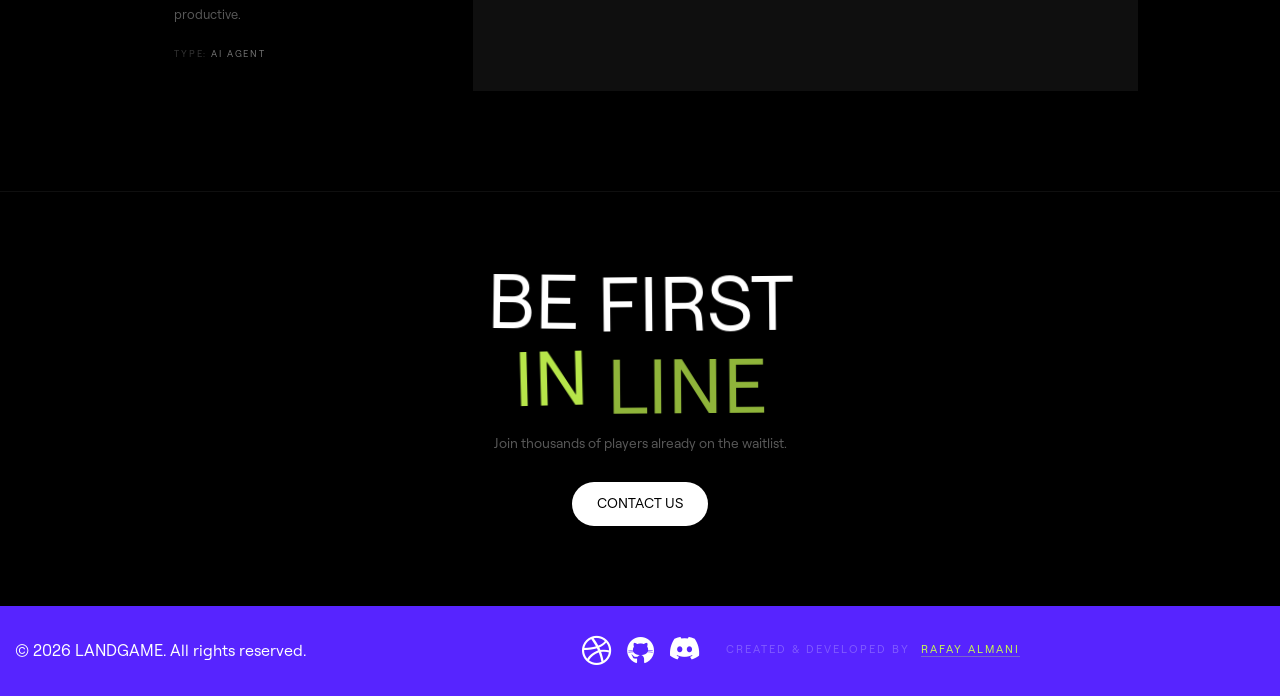
<file: product.html>
<!doctype html>
<html lang="en">

<head>
	<meta charset="UTF-8">
	<meta name="viewport" content="width=device-width, initial-scale=1.0">
	<link rel="preload" href="./assets/fonts/zentry-regular.woff2" as="font" type="font/woff2" crossorigin="anonymous">
	<link rel="preload" href="./assets/fonts/robert-regular.woff2" as="font" type="font/woff2" crossorigin="anonymous">
	<link rel="preload" href="./assets/fonts/robert-medium.woff2" as="font" type="font/woff2" crossorigin="anonymous">
	<link rel="preload" href="./assets/fonts/general.woff2" as="font" type="font/woff2" crossorigin="anonymous">
	<link rel="shortcut icon" href="./assets/img/favicon.ico">
	<title>Product</title>
	<script type="module" crossorigin="" src="./js/index.min.js?v=1757083809505"></script>
	<link rel="stylesheet" crossorigin="" href="./css/index.min.css?v=1757083809505">
	<style>

		/* ════════════════════════════════════════
		   PRODUCT PAGE — Coming Soon
		   ════════════════════════════════════════ */

		.product-page {
			min-height: 100svh;
			background: #000;
			overflow: hidden;
		}

		/* ── Fullscreen hero ── */
		.product-hero {
			position: relative;
			min-height: 100svh;
			display: flex;
			flex-direction: column;
			align-items: center;
			justify-content: center;
			text-align: center;
			padding: 120px 24px 80px;
			overflow: hidden;
		}

		/* Background layers */
		.product-hero__bg {
			position: absolute;
			inset: 0;
			z-index: 0;
			pointer-events: none;
		}

		/* Swordman / contact images reused as BG art */
		.product-hero__bg-art {
			position: absolute;
			pointer-events: none;
			user-select: none;
		}
		.product-hero__bg-art--left {
			left: -60px;
			bottom: -20px;
			width: clamp(200px, 28vw, 420px);
			opacity: 0.13;
			transform: scaleX(-1);
		}
		.product-hero__bg-art--right {
			right: -40px;
			bottom: -20px;
			width: clamp(200px, 28vw, 420px);
			opacity: 0.13;
		}

		/* Radial glow */
		.product-hero__glow {
			position: absolute;
			top: 50%;
			left: 50%;
			transform: translate(-50%, -50%);
			width: min(700px, 90vw);
			height: min(700px, 90vw);
			background: radial-gradient(circle, rgba(199,251,80,0.06) 0%, transparent 65%);
			pointer-events: none;
		}

		/* Animated scan line */
		.product-hero__scan {
			position: absolute;
			left: 0; right: 0;
			height: 1px;
			background: linear-gradient(to right, transparent, rgba(199,251,80,0.3), transparent);
			animation: scanMove 6s ease-in-out infinite;
			pointer-events: none;
		}
		@keyframes scanMove {
			0%   { top: 20%; opacity: 0; }
			10%  { opacity: 1; }
			90%  { opacity: 1; }
			100% { top: 85%; opacity: 0; }
		}

		/* Grid overlay */
		.product-hero__grid {
			position: absolute;
			inset: 0;
			background-image:
				linear-gradient(rgba(255,255,255,0.025) 1px, transparent 1px),
				linear-gradient(90deg, rgba(255,255,255,0.025) 1px, transparent 1px);
			background-size: 60px 60px;
		}

		/* ── Content ── */
		.product-hero__inner {
			position: relative;
			z-index: 2;
			max-width: 860px;
			width: 100%;
		}

		/* Status badge */
		.product-badge {
			display: inline-flex;
			align-items: center;
			gap: 8px;
			border: 1px solid rgba(199,251,80,0.25);
			padding: 8px 18px;
			margin-bottom: 2.5rem;
			opacity: 0;
			transform: translateY(16px);
			transition: opacity 0.6s cubic-bezier(0.16,1,0.3,1) 0.1s,
						transform 0.6s cubic-bezier(0.16,1,0.3,1) 0.1s;
		}
		.product-badge.is-visible { opacity: 1; transform: translateY(0); }
		.product-badge__dot {
			width: 6px; height: 6px;
			border-radius: 50%;
			background: #c7fb50;
			box-shadow: 0 0 6px #c7fb50;
			animation: pulseDot 2s ease-in-out infinite;
		}
		@keyframes pulseDot {
			0%,100% { opacity: 1; transform: scale(1); }
			50%      { opacity: 0.4; transform: scale(0.7); }
		}
		.product-badge__text {
			font-family: var(--font-general);
			font-size: 0.65rem;
			letter-spacing: 0.3em;
			text-transform: uppercase;
			color: #c7fb50;
		}

		/* Headline */
		.product-headline {
			font-family: var(--font-zentry);
			font-size: clamp(3.5rem, 11vw, 10rem);
			line-height: 0.88;
			text-transform: uppercase;
			color: #fff;
			letter-spacing: -0.01em;
			margin-bottom: 1.5rem;
			opacity: 0;
			transform: translateY(50px);
			transition: opacity 1s cubic-bezier(0.16,1,0.3,1) 0.2s,
						transform 1s cubic-bezier(0.16,1,0.3,1) 0.2s;
		}
		.product-headline.is-visible { opacity: 1; transform: translateY(0); }
		.product-headline span { color: #c7fb50; }

		/* Sub */
		.product-sub {
			font-family: var(--font-robert-regular);
			font-size: clamp(0.875rem, 1.3vw, 1rem);
			line-height: 1.75;
			color: rgba(255,255,255,0.4);
			max-width: 520px;
			margin: 0 auto 3rem;
			opacity: 0;
			transform: translateY(20px);
			transition: opacity 0.7s cubic-bezier(0.16,1,0.3,1) 0.38s,
						transform 0.7s cubic-bezier(0.16,1,0.3,1) 0.38s;
		}
		.product-sub.is-visible { opacity: 1; transform: translateY(0); }

		/* ── Countdown ── */
		.product-countdown {
			display: flex;
			align-items: flex-start;
			justify-content: center;
			gap: clamp(16px, 3vw, 40px);
			margin-bottom: 3.5rem;
			opacity: 0;
			transform: translateY(20px);
			transition: opacity 0.7s cubic-bezier(0.16,1,0.3,1) 0.48s,
						transform 0.7s cubic-bezier(0.16,1,0.3,1) 0.48s;
		}
		.product-countdown.is-visible { opacity: 1; transform: translateY(0); }
		.countdown-unit {
			display: flex;
			flex-direction: column;
			align-items: center;
			gap: 6px;
		}
		.countdown-unit__num {
			font-family: var(--font-zentry);
			font-size: clamp(2.5rem, 7vw, 6rem);
			line-height: 1;
			color: #fff;
			letter-spacing: -0.02em;
			min-width: 2ch;
			text-align: center;
			transition: transform 0.15s ease;
		}
		.countdown-unit__num.flip {
			transform: translateY(-4px);
		}
		.countdown-unit__label {
			font-family: var(--font-general);
			font-size: 0.6rem;
			letter-spacing: 0.3em;
			text-transform: uppercase;
			color: rgba(255,255,255,0.25);
		}
		.countdown-sep {
			font-family: var(--font-zentry);
			font-size: clamp(2rem, 5vw, 4.5rem);
			color: rgba(199,251,80,0.3);
			line-height: 1;
			padding-top: 4px;
		}

		/* ── Subscribe form ── */
		.product-subscribe {
			opacity: 0;
			transform: translateY(20px);
			transition: opacity 0.7s cubic-bezier(0.16,1,0.3,1) 0.58s,
						transform 0.7s cubic-bezier(0.16,1,0.3,1) 0.58s;
		}
		.product-subscribe.is-visible { opacity: 1; transform: translateY(0); }

		.subscribe-form {
			display: flex;
			align-items: stretch;
			gap: 0;
			max-width: 480px;
			margin: 0 auto 1rem;
			border: 1px solid rgba(255,255,255,0.1);
			transition: border-color 0.2s ease;
		}
		.subscribe-form:focus-within {
			border-color: rgba(199,251,80,0.4);
		}
		.subscribe-input {
			flex: 1;
			background: rgba(255,255,255,0.04);
			border: none;
			outline: none;
			color: #fff;
			font-family: var(--font-robert-regular);
			font-size: 0.875rem;
			padding: 14px 20px;
		}
		.subscribe-input::placeholder { color: rgba(255,255,255,0.2); }
		.subscribe-btn {
			background: #c7fb50;
			border: none;
			color: #000;
			font-family: var(--font-general);
			font-size: 0.65rem;
			letter-spacing: 0.25em;
			text-transform: uppercase;
			padding: 14px 24px;
			cursor: pointer;
			white-space: nowrap;
			transition: opacity 0.2s ease;
			flex-shrink: 0;
		}
		.subscribe-btn:hover { opacity: 0.85; }
		.subscribe-btn:disabled {
			background: #00ffe0;
			opacity: 1;
			cursor: default;
		}
		.subscribe-note {
			font-family: var(--font-general);
			font-size: 0.6rem;
			letter-spacing: 0.2em;
			text-transform: uppercase;
			color: rgba(255,255,255,0.2);
			text-align: center;
		}

		/* ── Products preview cards ── */
		.product-features {
			border-top: 1px solid rgba(255,255,255,0.06);
			padding: 80px 0 100px;
		}
		.product-features__inner {
			max-width: 1060px;
			margin: 0 auto;
			padding: 0 32px;
		}
		.product-features__header {
			display: flex;
			align-items: flex-end;
			justify-content: space-between;
			flex-wrap: wrap;
			gap: 16px;
			margin-bottom: 3rem;
		}
		.product-features__label {
			font-family: var(--font-general);
			font-size: 0.65rem;
			letter-spacing: 0.3em;
			text-transform: uppercase;
			color: rgba(255,255,255,0.28);
		}
		.product-features__title {
			font-family: var(--font-zentry);
			font-size: clamp(1.8rem, 4vw, 3.5rem);
			text-transform: uppercase;
			line-height: 0.95;
			color: #fff;
		}
		.product-features__title span { color: #c7fb50; }
		.product-features__sub {
			font-family: var(--font-robert-regular);
			font-size: 0.8rem;
			color: rgba(255,255,255,0.3);
			max-width: 280px;
			line-height: 1.7;
		}

		.product-grid {
			display: grid;
			grid-template-columns: repeat(auto-fit, minmax(260px, 1fr));
			gap: 1px;
			background: rgba(255,255,255,0.06);
		}
		.product-card {
			background: #000;
			padding: 2rem;
			position: relative;
			overflow: hidden;
			transition: background 0.3s ease;
			cursor: default;
		}
		.product-card:hover { background: #0a0a0a; }

		/* Hover accent line */
		.product-card::before {
			content: '';
			position: absolute;
			top: 0; left: 0; right: 0;
			height: 1px;
			background: #c7fb50;
			transform: scaleX(0);
			transform-origin: left;
			transition: transform 0.4s cubic-bezier(0.16,1,0.3,1);
		}
		.product-card:hover::before { transform: scaleX(1); }

		.product-card__status {
			display: inline-block;
			font-family: var(--font-general);
			font-size: 0.58rem;
			letter-spacing: 0.25em;
			text-transform: uppercase;
			color: #c7fb50;
			border: 1px solid rgba(199,251,80,0.2);
			padding: 4px 10px;
			margin-bottom: 1.5rem;
		}
		.product-card__status--soon {
			color: rgba(255,255,255,0.4);
			border-color: rgba(255,255,255,0.1);
		}
		.product-card__num {
			position: absolute;
			top: 2rem; right: 2rem;
			font-family: var(--font-zentry);
			font-size: 3.5rem;
			line-height: 1;
			color: rgba(255,255,255,0.04);
			letter-spacing: -0.02em;
		}
		.product-card__title {
			font-family: var(--font-zentry);
			font-size: clamp(1.4rem, 2.5vw, 2rem);
			text-transform: uppercase;
			color: #fff;
			margin-bottom: 0.75rem;
			line-height: 1;
		}
		.product-card__text {
			font-family: var(--font-robert-regular);
			font-size: 0.8rem;
			line-height: 1.7;
			color: rgba(255,255,255,0.35);
			margin-bottom: 1.5rem;
		}
		.product-card__tag {
			font-family: var(--font-general);
			font-size: 0.58rem;
			letter-spacing: 0.2em;
			text-transform: uppercase;
			color: rgba(255,255,255,0.2);
		}
		.product-card__tag span {
			color: rgba(255,255,255,0.45);
		}

		/* ── CTA strip ── */
		.product-cta {
			border-top: 1px solid rgba(255,255,255,0.06);
			padding: 80px 0;
			text-align: center;
		}
		.product-cta__inner {
			max-width: 1060px;
			margin: 0 auto;
			padding: 0 32px;
		}
		.product-cta__title {
			font-family: var(--font-zentry);
			font-size: clamp(2.2rem, 6vw, 6rem);
			text-transform: uppercase;
			line-height: 0.92;
			color: #fff;
			margin-bottom: 1.5rem;
		}
		.product-cta__title b { color: #c7fb50; font-weight: inherit; }
		.product-cta__sub {
			font-family: var(--font-robert-regular);
			font-size: 0.85rem;
			color: rgba(255,255,255,0.35);
			margin-bottom: 2rem;
		}

	</style>
</head>

<body>
<div class="wrapper product-page">

	<!-- ── HEADER (identical to index) ── -->
	<header data-fls-header="" class="header" data-fls-header-scroll="" data-fls-header-scroll-show="">
		<div class="header__wrapper">
			<div class="header__container">
				<div class="header__menu menu">
					<div class="menu__left-side">
						<a href="index.html">
								<div class="menu__logo">GAMELAND</div>
							</a>
						<a class="menu__btn btn --icon-cursor-r" href="product.html">
							<span class="btn__label">
								<span class="btn__main">PRODUCT</span>
								<span class="btn__alt">SEE now!</span>
							</span>
						</a>
					</div>
					<div class="menu__body-wrapper">
						<nav class="menu__body">
							<ul class="menu__list">
								
								<li class="menu__item"><a href="about.html" class="menu__link">About</a></li>
								<li class="menu__item"><a href="contacts.html" class="menu__link">Contacts</a></li>
							</ul>
						</nav>
						<div class="menu__action">
							<button type="button" class="menu__audio-toggle --icon-music" aria-label="Toggle audio"
								aria-pressed="false" data-fls-dynamic=".menu__body, 385, 1">
								<div class="menu__audio-icon">
									<span></span><span></span><span></span><span></span>
								</div>
							</button>
							<button type="button" data-fls-menu="" class="menu__icon icon-menu" aria-label="Toggle menu">
								<span></span>
							</button>
						</div>
					</div>
				</div>
			</div>
		</div>
	</header>

	<main class="page">

		<!-- ══════════════════════════════════════
		     HERO — Coming Soon
		     ══════════════════════════════════════ -->
		<section class="product-hero" aria-label="Product coming soon">

			<div class="product-hero__bg">
				<div class="product-hero__grid"></div>
				<div class="product-hero__glow"></div>
				<div class="product-hero__scan"></div>

				<!-- reuse swordman + contact art as side decorations -->
				<picture class="product-hero__bg-art product-hero__bg-art--left">
					<source media="(max-width: 600px)"  srcset="./assets/img/contact-1-600.webp"  type="image/webp">
					<source media="(max-width: 1200px)" srcset="./assets/img/contact-1-1200.webp" type="image/webp">
					<img src="./assets/img/contact-1.webp" alt="" loading="lazy">
				</picture>
				<picture class="product-hero__bg-art product-hero__bg-art--right">
					<source media="(max-width: 600px)"  srcset="./assets/img/swordman-600.webp"  type="image/webp">
					<source media="(max-width: 1200px)" srcset="./assets/img/swordman-1200.webp" type="image/webp">
					<img src="./assets/img/swordman.webp" alt="" loading="lazy">
				</picture>
			</div>

			<div class="product-hero__inner">

				<!-- Live badge -->
				<div class="product-badge" id="pb-badge">
					<div class="product-badge__dot"></div>
					<span class="product-badge__text">Launching Soon </span>
				</div>

				<!-- Headline -->
				<h1 class="product-headline" id="pb-title">
					SOME<span>THING</span><br>BIG IS<br>COMING
				</h1>

				<!-- Sub -->
				<p class="product-sub" id="pb-sub">
					The next evolution of the Metagame Layer is almost here. A product built to redefine how you play, earn, and own your gaming identity.
				</p>

				<!-- Countdown -->
				<div class="product-countdown" id="pb-countdown" role="timer" aria-label="Launch countdown">
					<div class="countdown-unit">
						<div class="countdown-unit__num" id="cd-days">00</div>
						<div class="countdown-unit__label">Days</div>
					</div>
					<div class="countdown-sep" aria-hidden="true">:</div>
					<div class="countdown-unit">
						<div class="countdown-unit__num" id="cd-hours">00</div>
						<div class="countdown-unit__label">Hours</div>
					</div>
					<div class="countdown-sep" aria-hidden="true">:</div>
					<div class="countdown-unit">
						<div class="countdown-unit__num" id="cd-mins">00</div>
						<div class="countdown-unit__label">Minutes</div>
					</div>
					<div class="countdown-sep" aria-hidden="true">:</div>
					<div class="countdown-unit">
						<div class="countdown-unit__num" id="cd-secs">00</div>
						<div class="countdown-unit__label">Seconds</div>
					</div>
				</div>

				<!-- Subscribe -->
				<div class="product-subscribe" id="pb-subscribe">
					<form class="subscribe-form" id="subscribe-form" novalidate>
						<input
							class="subscribe-input"
							id="sub-email"
							type="email"
							placeholder="Enter your email for early access"
							required
							autocomplete="email"
						>
						<button class="subscribe-btn" type="submit" id="sub-btn">
							Notify Me
						</button>
					</form>
					<p class="subscribe-note" id="sub-note">No spam. First access when we launch.</p>
				</div>

			</div>
		</section>

		<!-- ══════════════════════════════════════
		     PRODUCT CARDS
		     ══════════════════════════════════════ -->
		<section class="product-features">
			<div class="product-features__inner">

				<div class="product-features__header">
					<div>
						<p class="product-features__label">What's Dropping</p>
						<h2 class="product-features__title">The <span>Suite</span></h2>
					</div>
					<p class="product-features__sub">Four products. One metagame layer. All arriving together.</p>
				</div>

				<div class="product-grid">

					<div class="product-card">
						<span class="product-card__num">01</span>
						<div class="product-card__status">In Development</div>
						<h3 class="product-card__title">Radiant</h3>
						<p class="product-card__text">Cross-platform metagame app turning every play session into rewards across Web2 and Web3 games.</p>
						<div class="product-card__tag">Type: <span>Mobile + Desktop</span></div>
					</div>

					<div class="product-card">
						<span class="product-card__num">02</span>
						<div class="product-card__status">In Development</div>
						<h3 class="product-card__title">Nexus</h3>
						<p class="product-card__text">A gamified social hub adding a new dimension of interaction for Web3 gaming communities.</p>
						<div class="product-card__tag">Type: <span>Social Platform</span></div>
					</div>

					<div class="product-card">
						<span class="product-card__num">03</span>
						<div class="product-card__status product-card__status--soon">Coming Later</div>
						<h3 class="product-card__title">Zigma</h3>
						<p class="product-card__text">An anime and gaming-inspired NFT collection  IP primed for expansion into the metaverse.</p>
						<div class="product-card__tag">Type: <span>NFT Collection</span></div>
					</div>

					<div class="product-card">
						<span class="product-card__num">04</span>
						<div class="product-card__status product-card__status--soon">Coming Later</div>
						<h3 class="product-card__title">Azul</h3>
						<p class="product-card__text">A cross-world AI agent that elevates gameplay  smarter, more fun, more productive.</p>
						<div class="product-card__tag">Type: <span>AI Agent</span></div>
					</div>

				</div>
			</div>
		</section>

		<!-- ══════════════════════════════════════
		     CTA (reuses same .cta class as index)
		     ══════════════════════════════════════ -->
		<section class="cta product-cta" id="contact" aria-labelledby="pcta-title">
			<div class="product-cta__inner">
				<h2 class="product-cta__title anim-title" id="pcta-title">
					BE FIRST<br><b>IN LINE</b>
				</h2>
				<p class="product-cta__sub">Join thousands of players already on the waitlist.</p>
				<a class="cta__button btn" href="contacts.html">
					<span class="btn__label">
						<span class="btn__main">contact us</span>
						<span class="btn__alt">let's go!</span>
					</span>
				</a>
			</div>
		</section>

	</main>

	<audio id="bg-audio" src="./files/music.mp3" preload="auto" loop></audio>

	<footer data-fls-footer="" class="footer">
		<div class="footer__container">
			<div class="footer__copy">© 2026 LANDGAME. All rights reserved.</div>
			<ul class="footer__sociall">
				<li class="footer__social-item">
					<a href="https://dribbble.com/rafayalmani" class="footer__social-link --icon-dribbble">
						<span class="visually-hidden">Dribbble</span>
					</a>
				</li>
				<li class="footer__social-item">
					<a href="https://github.com/Rafayalmani" class="footer__social-link --icon-github">
						<span class="visually-hidden">GitHub</span>
					</a>
				</li>
				<li class="footer__social-item">
					<a href="https://discord.gg/Rafayalmani" class="footer__social-link --icon-discord">
						<span class="visually-hidden">Discord</span>
					</a>
				</li>
			</ul>
			<div class="footer__credit">
				Created &amp; Developed by
				<a href="https://github.com/Rafayalmani" class="footer__credit-name">Rafay Almani</a>
			</div>
			
		</div>
	</footer>

</div>

<style>
	/* Footer credit — matches snippet from previous step */
	.footer__credit {
		font-size: 11px;
		letter-spacing: 2px;
		text-transform: uppercase;
		color: rgba(255,255,255,0.25);
	}
	.footer__credit-name {
		color: #c7fb50;
		text-decoration: none;
		border-bottom: 1px solid rgba(199,251,80,0.3);
		padding-bottom: 1px;
		margin-left: 6px;
		transition: border-color 0.2s ease, color 0.2s ease;
	}
	.footer__credit-name:hover { color: #fff; border-color: rgba(255,255,255,0.4); }
</style>

<script>
(function () {

	/* ── Reveal on load ── */
	window.addEventListener('load', function () {
		setTimeout(function () {
			['pb-badge','pb-title','pb-sub','pb-countdown','pb-subscribe'].forEach(function (id) {
				var el = document.getElementById(id);
				if (el) el.classList.add('is-visible');
			});
		}, 200);
	});

	/* ── Countdown timer ── Launch date: 90 days from now ── */
	var launchDate = new Date();
	launchDate.setDate(launchDate.getDate() + 90);
	launchDate.setHours(0, 0, 0, 0);

	function pad(n) { return String(n).padStart(2, '0'); }

	function updateCountdown() {
		var now  = Date.now();
		var diff = launchDate.getTime() - now;

		if (diff <= 0) {
			document.getElementById('cd-days').textContent  = '00';
			document.getElementById('cd-hours').textContent = '00';
			document.getElementById('cd-mins').textContent  = '00';
			document.getElementById('cd-secs').textContent  = '00';
			return;
		}

		var days  = Math.floor(diff / 86400000);
		var hours = Math.floor((diff % 86400000) / 3600000);
		var mins  = Math.floor((diff % 3600000)  / 60000);
		var secs  = Math.floor((diff % 60000)    / 1000);

		var secsEl = document.getElementById('cd-secs');
		var prev   = secsEl.textContent;
		var next   = pad(secs);

		document.getElementById('cd-days').textContent  = pad(days);
		document.getElementById('cd-hours').textContent = pad(hours);
		document.getElementById('cd-mins').textContent  = pad(mins);

		if (prev !== next) {
			secsEl.classList.add('flip');
			secsEl.textContent = next;
			setTimeout(function () { secsEl.classList.remove('flip'); }, 150);
		}
	}

	updateCountdown();
	setInterval(updateCountdown, 1000);

	/* ── Subscribe form ── */
	var form  = document.getElementById('subscribe-form');
	var btn   = document.getElementById('sub-btn');
	var note  = document.getElementById('sub-note');

	if (form && btn) {
		form.addEventListener('submit', function (e) {
			e.preventDefault();
			var email = document.getElementById('sub-email').value.trim();
			if (!email || !email.includes('@')) return;

			btn.textContent  = 'You\'re In ✓';
			btn.disabled     = true;
			btn.style.background = '#00ffe0';
			note.textContent = 'Watch your inbox — we\'ll reach out before launch day.';
			document.getElementById('sub-email').disabled = true;
		});
	}

})();
</script>

</body>
</html>
</file>
<file: css/index.min.css>
@font-face{font-display:swap;font-family:zentry;font-style:normal;font-weight:400;src:url(../assets/fonts/zentry-regular.woff2) format("woff2")}@font-face{font-display:swap;font-family:robert;font-style:normal;font-weight:400;src:url(../assets/fonts/robert-regular.woff2) format("woff2")}@font-face{font-display:swap;font-family:robert;font-style:normal;font-weight:500;src:url(../assets/fonts/robert-medium.woff2) format("woff2")}@font-face{font-display:swap;font-family:general;font-style:normal;font-weight:400;src:url(../assets/fonts/general.woff2) format("woff2")}@font-face{font-display:swap;font-family:iconfont;src:url("[data-uri]") format("woff2")}[class*="--icon-"]:before{font-family:iconfont}[class*="--icon-music"]:before{content:"\f101"}[class*="--icon-cursor"]:before{content:"\f102"}[class*="--icon-github"]:before{content:"\f107"}[class*="--icon-dribbble"]:before{content:"\f108"}[class*="--icon-discord"]:before{content:"\f109"}*{border:0;margin:0;padding:0}*,:after,:before{box-sizing:border-box}:after,:before{display:inline-block}body,html{height:100%}body{line-height:1;scrollbar-gutter:stable;-ms-text-size-adjust:100%;-moz-text-size-adjust:100%;-webkit-text-size-adjust:100%;-webkit-font-smoothing:antialiased;-moz-osx-font-smoothing:grayscale}button,input,textarea{background-color:transparent;color:inherit;font-family:inherit;font-size:inherit;line-height:inherit}input,textarea{width:100%}label{display:inline-block}button,option,select{cursor:pointer}a{color:inherit;display:inline-block;text-decoration:none}ul li{list-style:none}img{height:auto;max-width:100%;vertical-align:middle}h1,h2,h3,h4,h5,h6{font-size:inherit;font-weight:inherit}body{background-color:#fff;color:#fff;font-family:robert;font-size:1rem;min-width:20rem}[data-fls-scrolllock] body{overflow:hidden;overscroll-behavior:none;touch-action:none}.wrapper{display:flex;flex-direction:column;min-height:100%;overflow:clip}.wrapper>main{flex:1 1 auto}.wrapper>*{min-width:0}[class*=__container]{margin:0 auto;max-width:91.875rem;padding-left:.9375rem;padding-right:.9375rem}.btn{align-items:center;background-color:#fff;border-radius:1.875rem;color:#000;display:inline-flex;font-size:.875rem;justify-content:center;position:relative;text-transform:uppercase;transition:scale .3s cubic-bezier(.22,.61,.36,1);will-change:transform}.btn--light-gr{background-color:#edff66}.btn__label{align-items:center;display:inline-grid;justify-items:center;line-height:1;overflow:hidden}.btn__alt,.btn__main{grid-area:1/1;transition:transform .45s cubic-bezier(.22,.61,.36,1);white-space:nowrap;will-change:transform}.btn__main{transform:translateY(0)}.btn__alt{transform:translateY(120%)}.visually-hidden{height:.0625rem!important;margin:0!important;overflow:hidden!important;padding:0!important;position:absolute!important;width:.0625rem!important;clip:rect(0,0,0,0)!important;border-width:0!important;word-spacing:0!important}.preloader{background-color:#000;display:grid;inset:0;place-items:center;position:fixed;transition:opacity .35s ease,visibility .35s ease;z-index:9999}.preloader.is-done{opacity:0;pointer-events:none;visibility:hidden}.preloader__inner{color:#fff;text-align:left;width:min(47.5rem,90vw)}.preloader__brand{font-family:zentry,system-ui;letter-spacing:.06em;margin:0 0 1.125rem;opacity:.95}.preloader__bar{background:hsla(0,0%,100%,.15);border-radius:62.4375rem;height:.625rem;overflow:hidden;width:100%}.preloader__fill{background:linear-gradient(90deg,hsla(0,0%,100%,.6),hsla(0,0%,100%,.9));display:block;height:100%;width:0}.preloader__meta{font-family:robert,system-ui;letter-spacing:.04em;margin-top:.875rem;opacity:.9}.preloader .dot{margin:0 .5rem;opacity:.6}.menu{justify-content:space-between;padding:.625rem 0;position:relative}.menu,.menu__left-side{align-items:center;display:flex}.menu__logo{font-family:robert;font-weight:700;line-height:120%;z-index:4}.menu__btn{z-index:4}.menu__body-wrapper{align-items:center;display:flex;row-gap:.3125rem}.menu__body{align-items:center;display:inline-flex;flex-direction:column;row-gap:2.1875rem}.menu__list{flex:1 1 auto;row-gap:.3125rem}.menu__item{text-align:center}.menu__link{display:inline-block;line-height:130%;position:relative}.menu__link:before{animation:underline-out .3s ease forwards;background-color:#fff;bottom:0;content:"";height:.125rem;left:0;position:absolute;width:0;will-change:left,width}.menu__link:focus-visible:before,.menu__link:hover:before{animation:underline-in .3s ease forwards}.menu__link:not(:hover):before{animation:underline-out .3s ease forwards}.menu__action{align-items:center;display:flex;justify-content:center}.menu__audio-toggle{font-size:1.875rem;z-index:4}.menu__audio-toggle span{background-color:#fff;display:none;height:50%;opacity:.7;pointer-events:none;transform:scaleY(.5);width:.125rem}.menu__audio-toggle.is-playing .menu__audio-icon{align-items:center;column-gap:.25rem;display:flex;height:1.875rem;justify-content:center;width:1.875rem}.menu__audio-toggle.is-playing .menu__audio-icon span{animation:music-play .8s infinite alternate;display:block}.menu__audio-toggle.is-playing .menu__audio-icon span:first-child{animation-delay:0s}.menu__audio-toggle.is-playing .menu__audio-icon span:nth-child(2){animation-delay:.2s}.menu__audio-toggle.is-playing .menu__audio-icon span:nth-child(3){animation-delay:.4s}@keyframes music-play{0%{opacity:.7;transform:scaleY(.5)}to{opacity:1;transform:scaleY(1.2)}}.icon-menu{display:none}.header__wrapper{margin:.625rem .625rem 0}[data-fls-header-scroll]{left:0;position:fixed;right:0;top:0;width:100%;z-index:1000}.header__container{transition:background-color .3s ease,border .3s ease}[data-fls-header-scroll-show].--header-scroll{transform:translateY(-130%);transition:transform .5s}[data-fls-header-scroll-show].--header-scroll .header__container{background-color:#000}[data-fls-header-scroll-show].--header-show{transform:translate(0);transition:transform .4s}[data-fls-header-scroll-show].--header-show .header__container{background-color:#000;border:.0625rem solid hsla(0,0%,100%,.2)}.footer{background-color:#5724ff;padding-bottom:1.875rem;padding-top:1.875rem}.footer__container{align-items:center;display:grid;grid-template-columns:1fr auto 1fr;row-gap:.9375rem}.footer__sociall{align-items:center;column-gap:.9375rem;display:flex;justify-self:center}.footer__social-link{align-items:center;display:flex;justify-content:center;transition:color .3s,transform .3s}.footer__privacy{justify-self:end;line-height:125%;position:relative}.footer__privacy:before{animation:underline-out .3s ease forwards;background-color:#fff;bottom:0;content:"";height:.125rem;left:0;position:absolute;width:0;will-change:left,width}.footer__privacy:focus-visible:before,.footer__privacy:hover:before{animation:underline-in .3s ease forwards}.footer__privacy:not(:hover):before{animation:underline-out .3s ease forwards}@keyframes underline-in{0%{left:0;width:0}to{left:0;width:100%}}@keyframes underline-out{0%{left:0;width:100%}to{left:100%;width:0}}.hero,.hero__row,.hero__wrapper{position:relative}.hero__row{border-radius:0 0 40% 10%;height:100dvh;isolation:isolate;left:50%;margin-left:-50vw;margin-right:-50vw;max-width:none;overflow:clip;right:50%;width:100vw;z-index:10}.hero__content{align-items:start;background:transparent;display:grid;grid-template-columns:repeat(2,1fr);grid-template-rows:repeat(2,1fr);height:100%;position:static;row-gap:1.25rem}.hero__container{height:100dvh;position:relative}.hero__stage{height:100%;left:50%;position:absolute;top:0;transform:translateX(-50%);width:100vw}.hero__bg,.hero__next-video{height:100%;left:0;object-fit:cover;position:absolute;top:0;width:100%}.hero__mini,.hero__next-video{left:50%;top:50%;transform:translate(-50%,-50%)}.hero__mini{position:absolute;z-index:10}.hero__mini-inner{transform:scale(.5);transition:transform .5s ease}.hero__mini-video{aspect-ratio:1/1;border-radius:1rem;cursor:pointer;height:100%;max-height:16rem;max-width:16rem;object-fit:cover;overflow:hidden;transform:scale(1.5);width:100%}.hero__copy{align-items:start;display:flex;flex-direction:column;grid-column:span 2;padding-bottom:1.875rem;row-gap:.9375rem;z-index:3}.hero__label{font-family:zentry;font-weight:900;line-height:.85;text-transform:uppercase}.hero__label--top{z-index:3}.hero__label--inside,.hero__label--top{bottom:5%;display:block;pointer-events:none;position:absolute;right:.9375rem}.hero__label--inside{color:#000;z-index:0}.hero__subtitle{font-family:robert;line-height:120%;max-width:18.75rem}.hero__btn{padding:.75rem 1.5625rem}.about{min-height:100dvh}.about__container{align-items:center;display:flex;flex-direction:column;justify-items:center;position:relative;text-align:center}.about__container:not(:last-child){margin-bottom:1.875rem}.about__eyebrow{font-family:robert;letter-spacing:.08em;opacity:.8}.about__eyebrow,.about__title{color:#000;text-transform:uppercase}.about__title{font-family:zentry;font-weight:900;line-height:100%}.about__subtext{color:#000;display:grid;font-family:robert;font-weight:700;gap:.375rem;line-height:125%;opacity:.9;text-align:center;z-index:-1}.about__viewport{height:100dvh;overflow:hidden;position:relative}.about__image{border-radius:1.5rem;left:50%;overflow:hidden;pointer-events:none;position:absolute;top:0;transform:translateX(-50%);will-change:width,height,border-radius}.about__img{height:100%;inset:0;object-fit:cover;position:absolute;width:100%}.discover{background-color:#000}.discover__top{max-width:31.25rem}.discover__title{font-family:robert;font-weight:700}.discover__title:not(:last-child){margin-bottom:.625rem}.discover__text{line-height:120%;opacity:.8}.discover__inner{display:grid;grid-template-columns:repeat(2,1fr);grid-template-rows:repeat(4,1fr)}.discover__item{cursor:pointer;position:relative;transition:box-shadow .2s ease;will-change:transform}.discover__item.is-tilting{box-shadow:0 1.125rem 2.5rem rgba(0,0,0,.35)}.discover__item--color{color:#000}.discover__item--color .discover__tilt{background-color:#5724ff}.discover__item--color .discover__item-content{display:flex;flex-direction:column;justify-content:space-between}.discover__tilt{border:.00625rem solid hsla(0,0%,100%,.3);border-radius:.3125rem;inset:0;overflow:hidden;position:absolute;transform:perspective(var(--p)) rotateX(var(--rx)) rotateY(var(--ry)) scale(var(--s));transform-origin:50% 50%;transform-style:preserve-3d;transition:transform .12s ease-out;will-change:transform;--p:56.25rem;--rx:0deg;--ry:0deg;--s:1}.discover__item-video{height:100%;left:0;object-fit:cover;pointer-events:none;position:absolute;top:0;width:100%}.discover__item-content{min-height:100%;overflow:hidden;position:relative;transform:none;will-change:auto;z-index:2}.discover__item-title{font-family:zentry;line-height:110%}.discover__item-title:not(:last-child){margin-bottom:.9375rem}.discover__item-text{line-height:120%;max-width:18.75rem}.discover__icon{align-self:end}.discover__glare{inset:-60%;mix-blend-mode:screen;opacity:0;position:absolute;transition:opacity .15s ease;z-index:3;--gx:50%;--gy:50%;background:radial-gradient(circle at var(--gx) var(--gy),hsla(0,0%,100%,.35),hsla(0,0%,100%,0) 45%);pointer-events:none}.story{background-color:#000;display:flex}.story__container{align-items:center;display:flex;flex-direction:column;row-gap:.9375rem}.story__pretitle{letter-spacing:.22em;opacity:.9;text-transform:uppercase}.story__title,.story__wrap{position:relative}.story__title{font-family:zentry;font-weight:800;line-height:1.05;margin:0 auto -5%;mix-blend-mode:difference;pointer-events:none;text-align:center;z-index:3}.story__image{perspective:93.75rem;perspective-origin:10% 30%}.story__image-area{transform:rotateY(18deg) rotateX(2deg) rotate(5deg);transform-origin:left right;transform-style:preserve-3d}.story__image-img{aspect-ratio:1050/500;display:block;object-fit:contain;pointer-events:none;user-select:none;will-change:transform}.cta__content{align-items:center;background-color:#000;display:grid;overflow:hidden;position:relative;z-index:1}.cta__label{font-family:robert;letter-spacing:.08em;opacity:.8;text-align:center;text-transform:uppercase;z-index:2}.cta__label:not(:last-child){margin-bottom:.9375rem}.cta__title{font-family:zentry;font-weight:900;line-height:100%;margin:0 auto;max-width:31.25rem;text-align:center;text-transform:uppercase;z-index:2}.cta__button{margin:0 auto;padding:.9375rem 1.5625rem;z-index:2}.decor__item{pointer-events:none;position:absolute}.decor__item--1{left:3%;top:-5%}.decor__item--1 img{clip-path:polygon(0 0,100% 30%,90% 60%,10% 90%)}.decor__item--2{bottom:-9%;left:12%}.decor__item--2 img{clip-path:polygon(15% 0,65% 10%,60% 85%,0 100%)}.decor__item--3{right:0;top:1%}.decor__item--3 img{clip-path:polygon(8% 6%,100% 18%,92% 96%,0 90%)}@media (min-width:91.875em){.btn{column-gap:.625rem}.preloader__brand{font-size:1.75rem}[data-preloader-status]{font-size:1.125rem}.menu{column-gap:1.25rem;min-height:5rem}.menu__left-side{column-gap:1.875rem}.menu__logo{font-size:1.6875rem}.menu__btn{padding-bottom:.75rem;padding-left:1.5625rem;padding-right:1.5625rem;padding-top:.75rem}.menu__body-wrapper,.menu__list{column-gap:3.5rem}.menu__action{column-gap:1.25rem}.header__container{border-radius:2.5rem;padding-left:1.25rem;padding-right:1.25rem}.footer__social-link{font-size:1.875rem}.footer__container{column-gap:1.875rem}.footer__social-link:before{font-size:1.875rem}.hero__copy{padding-top:7.5rem}.hero__label{font-size:12.5rem}.about{padding-top:6.25rem}.about__container{gap:1.25rem}.about__eyebrow{font-size:1rem}.about__title{font-size:6.25rem}.about__image{height:37.5rem;width:32.5rem}.discover{padding-bottom:6.25rem;padding-top:6.25rem}.discover__top:not(:last-child){margin-bottom:6.25rem}.discover__title{font-size:1.25rem}.discover__text{font-size:1.125rem}.discover__inner{gap:1.875rem}.discover__item{min-height:25rem}.discover__item-content{padding:1.25rem}.discover__item-title{font-size:3.75rem}.discover__icon{font-size:2.5rem}.story{padding-bottom:6.25rem}.story__pretitle{font-size:.875rem}.story__title{font-size:6.25rem}.cta__container{padding-bottom:6.25rem;padding-top:6.25rem}.cta__content{border-radius:.625rem;padding-bottom:4.375rem;padding-left:2.5rem;padding-right:2.5rem;padding-top:4.375rem}.cta__label{font-size:.9375rem}.cta__title{font-size:5rem}.cta__title:not(:last-child){margin-bottom:1.875rem}.decor__item--1 img{height:16.375rem;width:20rem}.decor__item--2 img{height:12.5rem;width:21.25rem}.decor__item--3 img{height:28.125rem;width:20rem}}@media (min-width:20em) and (max-width:91.875em){.btn{column-gap:clamp(.3125rem,.2255434782625rem + .4347826087vw,.625rem)}.preloader__brand{font-size:clamp(1.375rem,1.2706521739125rem + .5217391304vw,1.75rem)}[data-preloader-status]{font-size:clamp(.875rem,.80543478260625rem + .347826087vw,1.125rem)}.menu{column-gap:clamp(.9375rem,.8505434783rem + .4347826087vw,1.25rem);min-height:clamp(3.75rem,3.402173913rem + 1.7391304348vw,5rem)}.menu__left-side{column-gap:clamp(.9375rem,.6766304348rem + 1.3043478261vw,1.875rem)}.menu__logo{font-size:clamp(1.125rem,.9684782609rem + .7826086957vw,1.6875rem)}.menu__btn{padding-bottom:clamp(.5rem,.4304347826rem + .347826087vw,.75rem);padding-left:clamp(.9375rem,.7635869565rem + .8695652174vw,1.5625rem);padding-right:clamp(.9375rem,.7635869565rem + .8695652174vw,1.5625rem);padding-top:clamp(.5rem,.4304347826rem + .347826087vw,.75rem)}.menu__action{column-gap:clamp(.9375rem,.8505434783rem + .4347826087vw,1.25rem)}.header__container{border-radius:clamp(1.25rem,.902173913rem + 1.7391304348vw,2.5rem);padding-left:clamp(.75rem,.6108695652rem + .6956521739vw,1.25rem);padding-right:clamp(.75rem,.6108695652rem + .6956521739vw,1.25rem)}.footer__container{column-gap:clamp(.9375rem,.6766304348rem + 1.3043478261vw,1.875rem)}.footer__social-link{font-size:clamp(1.5625rem,1.4755434783rem + .4347826087vw,1.875rem)}.footer__container{column-gap:clamp(.9375rem,.67663043478125rem + 1.3043478261vw,1.875rem)}.footer__social-link:before{font-size:clamp(1.5625rem,1.4755434782625rem + .4347826087vw,1.875rem)}.hero__label{font-size:clamp(4.125rem,1.79456521739375rem + 11.652173913vw,12.5rem)}.about{padding-top:clamp(3.125rem,2.25543478260625rem + 4.347826087vw,6.25rem)}.about__container{gap:clamp(.9375rem,.8505434782625rem + .4347826087vw,1.25rem)}.about__eyebrow{font-size:clamp(.75rem,.68043478260625rem + .347826087vw,1rem)}.about__title{font-size:clamp(2.625rem,1.616304347825rem + 5.0434782609vw,6.25rem)}.about__image{height:clamp(25rem,21.5217391304375rem + 17.3913043478vw,37.5rem);width:clamp(18.125rem,14.125rem + 20vw,32.5rem)}.discover{padding-bottom:clamp(3.125rem,2.25543478260625rem + 4.347826087vw,6.25rem);padding-top:clamp(3.125rem,2.25543478260625rem + 4.347826087vw,6.25rem)}.discover__top:not(:last-child){margin-bottom:clamp(1.875rem,.65760869565rem + 6.0869565217vw,6.25rem)}.discover__title{font-size:clamp(1.125rem,1.09021739130625rem + .1739130435vw,1.25rem)}.discover__text{font-size:clamp(1rem,.96521739130625rem + .1739130435vw,1.125rem)}.discover__inner{gap:clamp(.9375rem,.67663043478125rem + 1.3043478261vw,1.875rem)}.discover__item{min-height:clamp(18.75rem,17.01086956521875rem + 8.6956521739vw,25rem)}.discover__item-content{padding:clamp(.8125rem,.6907608695625rem + .6086956522vw,1.25rem)}.discover__item-title{font-size:clamp(1.875rem,1.3532608695625rem + 2.6086956522vw,3.75rem)}.discover__icon{font-size:clamp(1.5rem,1.2217391304375rem + 1.3913043478vw,2.5rem)}.story{padding-bottom:clamp(3.125rem,2.25543478260625rem + 4.347826087vw,6.25rem)}.story__pretitle{font-size:clamp(.625rem,.55543478260625rem + .347826087vw,.875rem)}.story__title{font-size:clamp(2.4375rem,1.37663043478125rem + 5.3043478261vw,6.25rem)}.cta__container{padding-bottom:clamp(2.5rem,1.45652173913125rem + 5.2173913043vw,6.25rem);padding-top:clamp(2.5rem,1.45652173913125rem + 5.2173913043vw,6.25rem)}.cta__content{border-radius:clamp(.3125rem,.2255434782625rem + .4347826087vw,.625rem);padding-bottom:clamp(2.5rem,1.9782608695625rem + 2.6086956522vw,4.375rem);padding-left:clamp(1.25rem,.90217391304375rem + 1.7391304348vw,2.5rem);padding-right:clamp(1.25rem,.90217391304375rem + 1.7391304348vw,2.5rem);padding-top:clamp(2.5rem,1.9782608695625rem + 2.6086956522vw,4.375rem)}.cta__label{font-size:clamp(.75rem,.69782608695625rem + .2608695652vw,.9375rem)}.cta__title{font-size:clamp(2.3125rem,1.56467391304375rem + 3.7391304348vw,5rem)}.cta__title:not(:last-child){margin-bottom:clamp(.9375rem,.67663043478125rem + 1.3043478261vw,1.875rem)}.decor__item--1 img{height:clamp(5rem,1.83478260869375rem + 15.8260869565vw,16.375rem);width:clamp(6.875rem,3.22282608695625rem + 18.2608695652vw,20rem)}.decor__item--2 img{height:clamp(7.5rem,6.108695652175rem + 6.9565217391vw,12.5rem);width:clamp(11.25rem,8.46739130435rem + 13.9130434783vw,21.25rem)}.decor__item--3 img{height:clamp(9.375rem,4.15760869565rem + 26.0869565217vw,28.125rem);width:clamp(6.25rem,2.42391304348125rem + 19.1304347826vw,20rem)}}@media (max-width:20em){.btn{column-gap:.3125rem}.preloader__brand{font-size:1.375rem}[data-preloader-status]{font-size:.875rem}.menu{min-height:3.75rem}.menu,.menu__left-side{column-gap:.9375rem}.menu__logo{font-size:1.125rem}.menu__btn{padding-bottom:.5rem;padding-left:.9375rem;padding-right:.9375rem;padding-top:.5rem}.menu__action{column-gap:.9375rem}.header__container{border-radius:1.25rem;padding-left:.75rem;padding-right:.75rem}.footer__social-link{font-size:1.5625rem}.footer__container{column-gap:.9375rem}.footer__social-link:before{font-size:1.5625rem}.hero__label{font-size:4.125rem}.about{padding-top:3.125rem}.about__container{gap:.9375rem}.about__eyebrow{font-size:.75rem}.about__title{font-size:2.625rem}.about__image{height:25rem;width:18.125rem}.discover{padding-bottom:3.125rem;padding-top:3.125rem}.discover__top:not(:last-child){margin-bottom:1.875rem}.discover__title{font-size:1.125rem}.discover__text{font-size:1rem}.discover__inner{gap:.9375rem}.discover__item{min-height:18.75rem}.discover__item-content{padding:.8125rem}.discover__item-title{font-size:1.875rem}.discover__icon{font-size:1.5rem}.story{padding-bottom:3.125rem}.story__pretitle{font-size:.625rem}.story__title{font-size:2.4375rem}.cta__container{padding-bottom:2.5rem}.cta__container,.cta__content{padding-top:2.5rem}.cta__content{border-radius:.3125rem;padding-bottom:2.5rem;padding-left:1.25rem;padding-right:1.25rem}.cta__label{font-size:.75rem}.cta__title{font-size:2.3125rem}.cta__title:not(:last-child){margin-bottom:.9375rem}.decor__item--1 img{height:5rem;width:6.875rem}.decor__item--2 img{height:7.5rem;width:11.25rem}.decor__item--3 img{height:9.375rem;width:6.25rem}}@media (any-hover:hover){.btn:hover{scale:1.1}.btn:hover .btn__main{transform:translateY(-120%)}.btn:hover .btn__alt{transform:translateY(0)}.footer__social-link:hover{color:#edff66;transform:scale(1.1)}.hero__mini-inner:hover{transform:scale(.8)}}@media (min-width:47.99875em) and (max-width:91.875em){.menu__body-wrapper{column-gap:clamp(1.5625rem,-.5570425344rem + 4.4158286089vw,3.5rem)}.menu__list{column-gap:clamp(.9375rem,-1.8657659326rem + 5.8402894504vw,3.5rem)}}@media (max-width:47.99875em){.menu__body-wrapper{column-gap:1.5625rem}.menu__body{height:100%;min-height:100dvh;overflow:auto;padding:5.625rem .9375rem 1.875rem}.menu__body,.menu__body:before{background-color:#000;left:-100%;position:fixed;top:0;transition:left .3s;width:100%}.menu__body:before{content:"";z-index:2}[data-fls-menu-open] .menu__body,[data-fls-menu-open] .menu__body:before{left:0}.menu__list{column-gap:.9375rem}.menu__item:not(:last-child){margin-bottom:1.25rem}.menu__link{font-size:1.875rem}.icon-menu{display:block;height:1.125rem;position:relative;width:1.875rem;z-index:5}.icon-menu span,.icon-menu:after,.icon-menu:before{background-color:#fff;content:"";height:.125rem;position:absolute;right:0;transition:all .3s ease 0s;width:100%}.icon-menu:before{top:0}.icon-menu:after{bottom:0}.icon-menu span{top:calc(50% - .0625rem)}[data-fls-menu-open] .icon-menu span{width:0}[data-fls-menu-open] .icon-menu:before{top:calc(50% - .0625rem);transform:rotate(-45deg)}[data-fls-menu-open] .icon-menu:after{bottom:calc(50% - .0625rem);transform:rotate(45deg)}.discover__inner{grid-template-columns:1fr}}@media (max-width:47.99875em) and (min-width:91.875em){.menu__body:before{height:6.25rem}}@media (max-width:47.99875em) and (min-width:20em) and (max-width:91.875em){.menu__body:before{height:clamp(5rem,4.652173913rem + 1.7391304348vw,6.25rem)}}@media (max-width:47.99875em) and (max-width:20em){.menu__body:before{height:5rem}}@media (min-width:47.99875em){.menu__list{align-items:center;display:flex;flex-wrap:wrap;justify-content:end}.discover__inner :first-child{grid-column:span 2}.discover__inner :nth-child(2){grid-row:span 2}}@media (any-hover:none){.footer__privacy:before,.menu__link:before{display:none}.hero__mini,.hero__mini-inner,.hero__mini-video{display:none!important}.discover__item--color .discover__item-content{background-color:#5724ff}.discover__glare{display:none}}@media (max-width:24.0625em){.menu__audio-toggle{align-items:center;background-color:#edff66;border-radius:1.875rem;display:flex;justify-content:center;min-height:2.1875rem;min-width:9.375rem}.menu__audio-toggle:before{color:#000;content:"Play Music";font-family:zentry;font-size:1.125rem;letter-spacing:.05em}.menu__audio-toggle span{background-color:#000}.menu__audio-toggle.is-playing:before{display:none}}@media (max-width:36.875em){.footer__sociall{grid-column:span 2;order:3}.footer__container{grid-template-columns:repeat(2,1fr);grid-template-rows:repeat(2,1fr)}}@media (max-width:27.5em){.footer__copy{justify-self:center;text-align:center}.footer__sociall{grid-column:span 1}.footer__privacy,.footer__sociall{justify-self:center}.footer__container{grid-template-columns:1fr}}@media (max-width:47.99875em) and (any-hover:none){.icon-menu{cursor:default}}@media (max-width:36.875rem){.footer__sociall{grid-column:span 2;order:3}}@media (max-width:27.5rem){.footer__sociall{grid-column:span 1}.footer__privacy,.footer__sociall{justify-self:center}}@media (max-width:61.99875em){.hero__mini{display:none}.hero__copy{padding-top:5.625rem}}@media (min-width:61.99875em) and (max-width:91.875em){.hero__copy{padding-top:clamp(5.625rem,1.73402786494375rem + 6.2758880382vw,7.5rem)}}@media (prefers-reduced-motion:reduce){.discover__item-content,.discover__tilt{transform:none!important}}@media (pointer:coarse){.discover__item-content,.discover__tilt{transform:none!important}}
</file>
